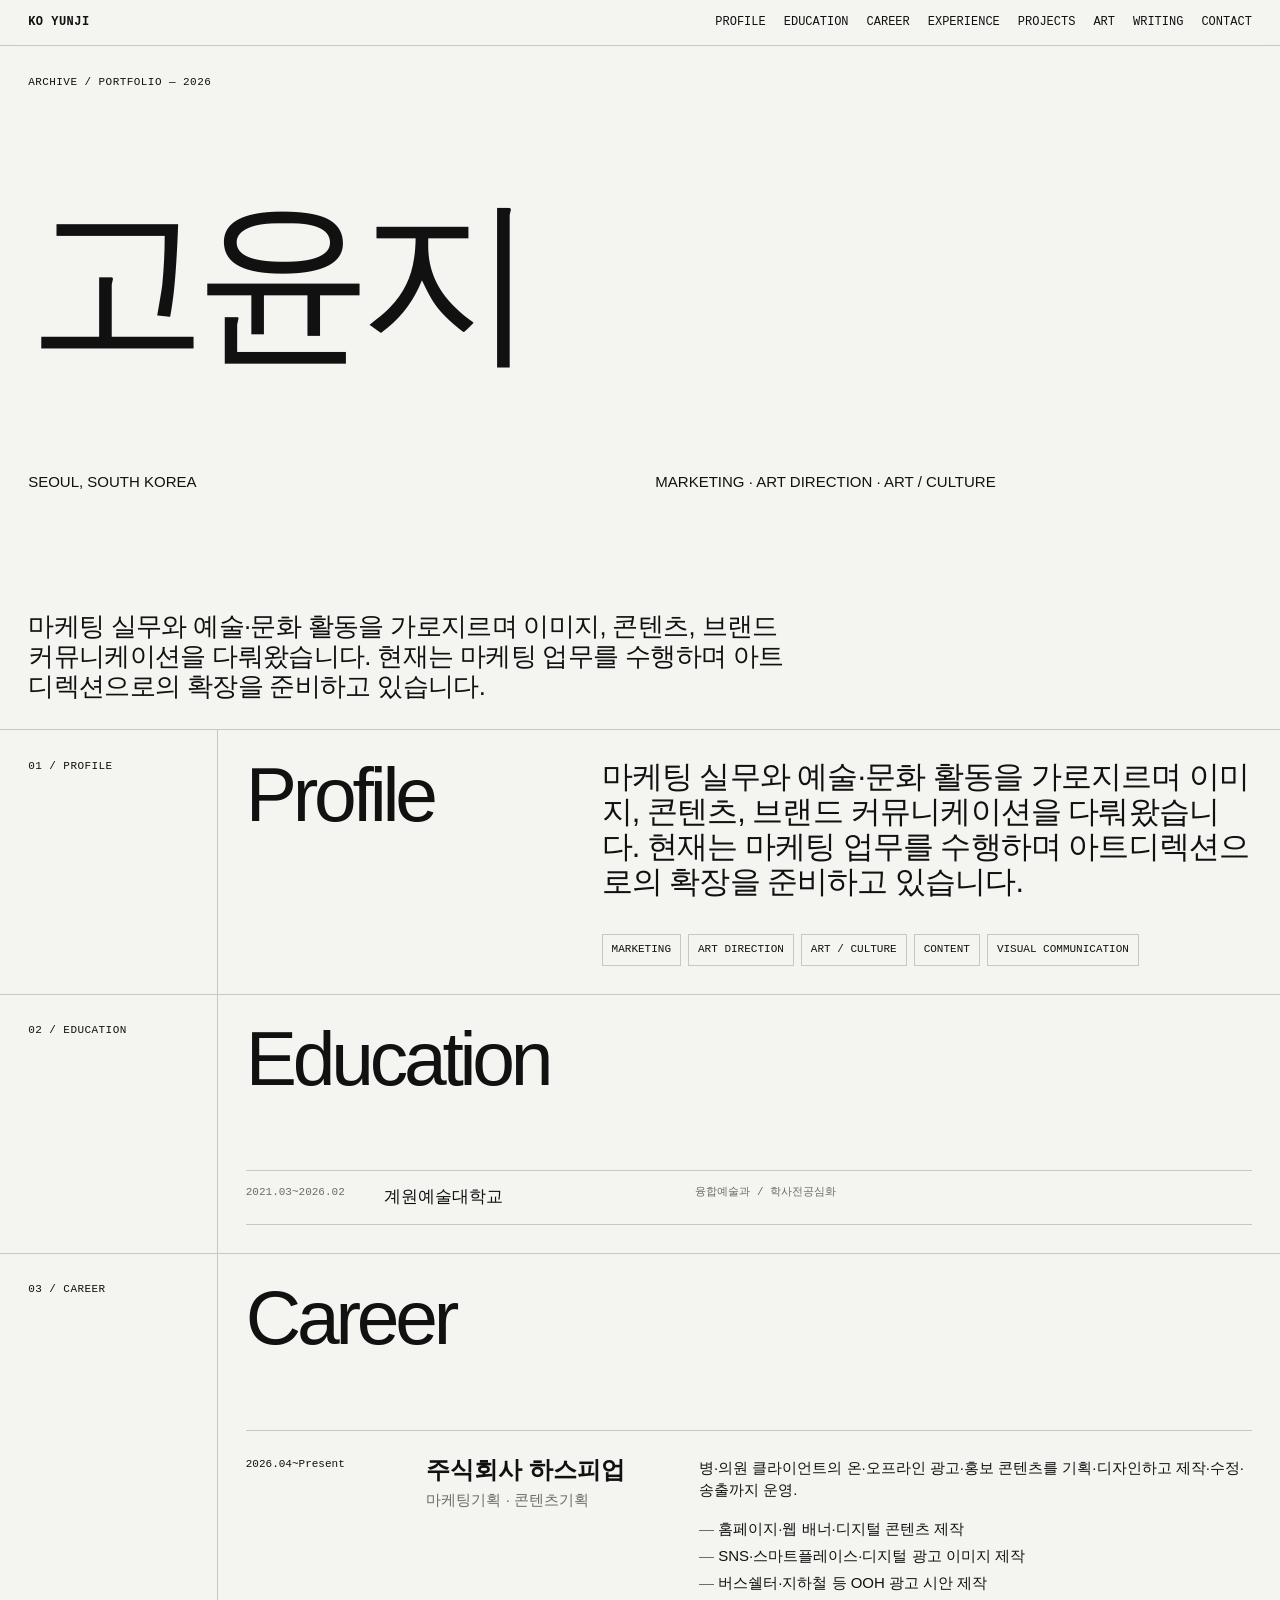
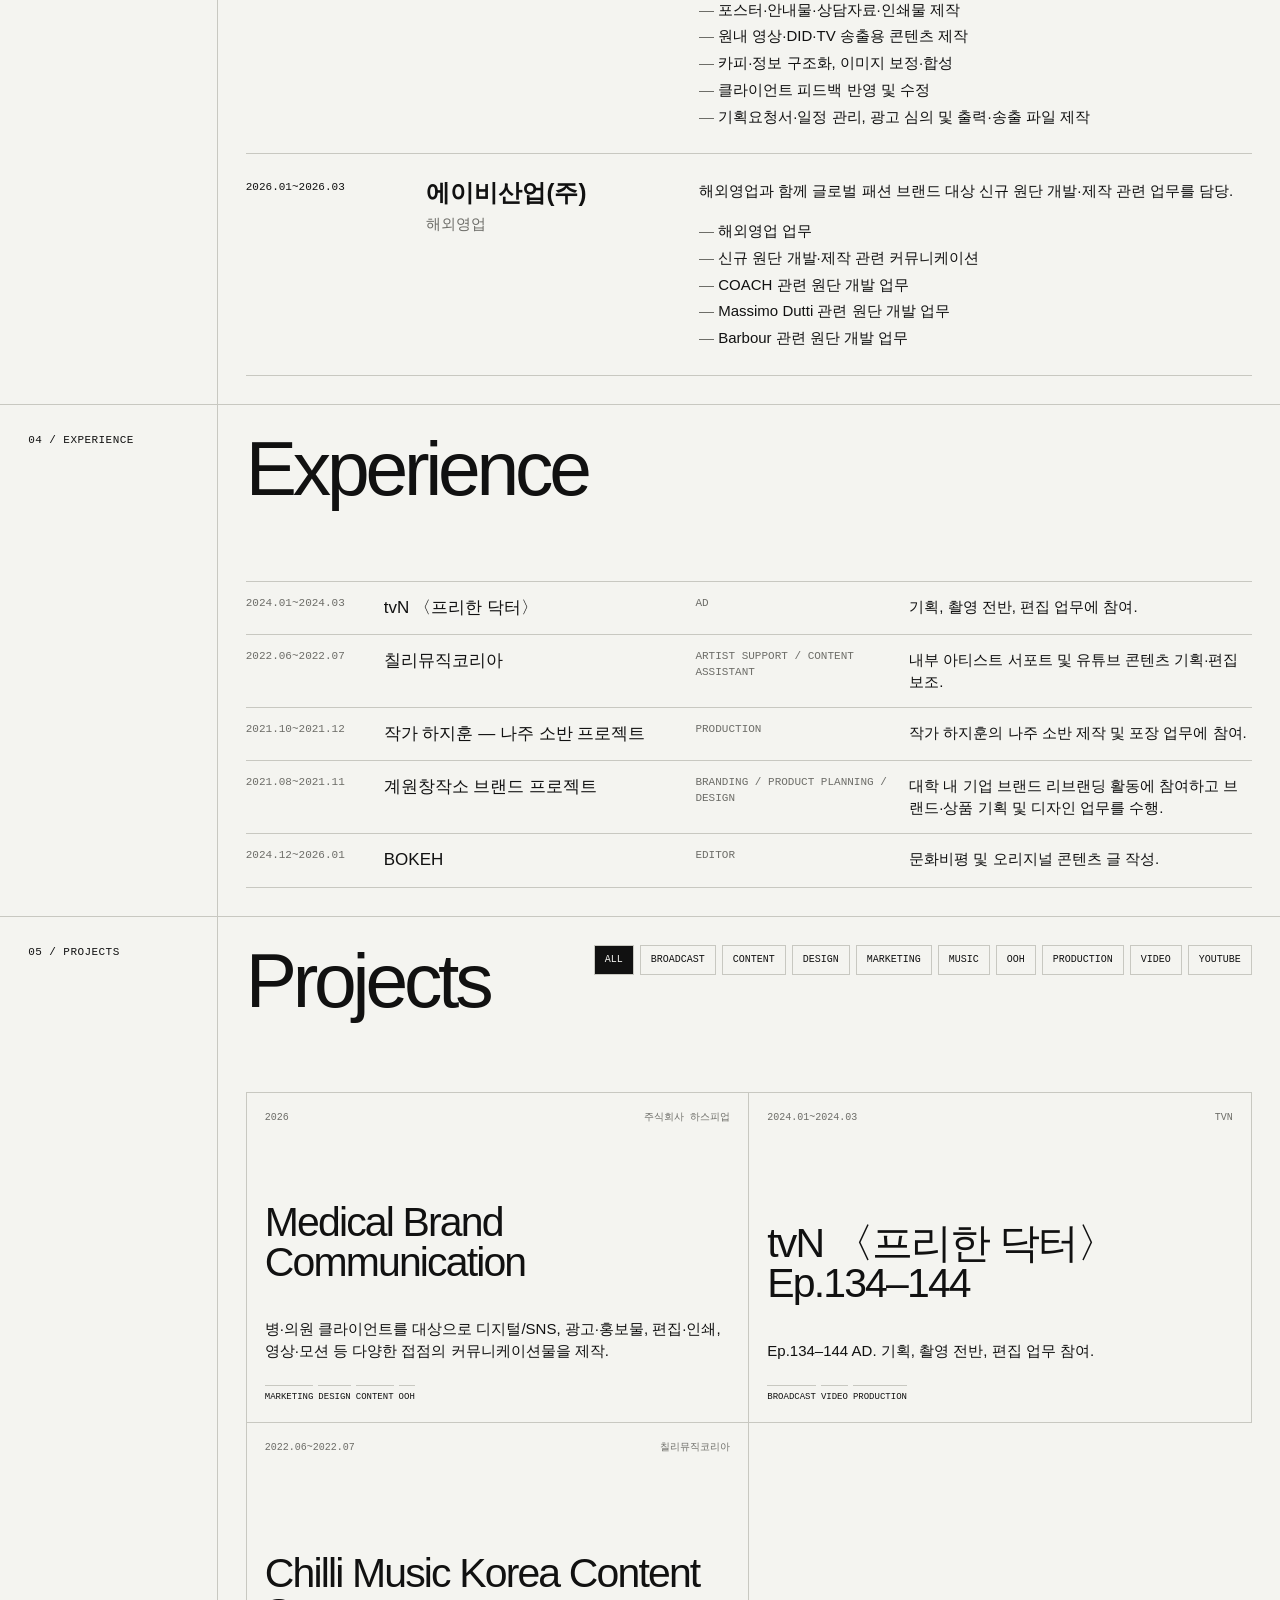
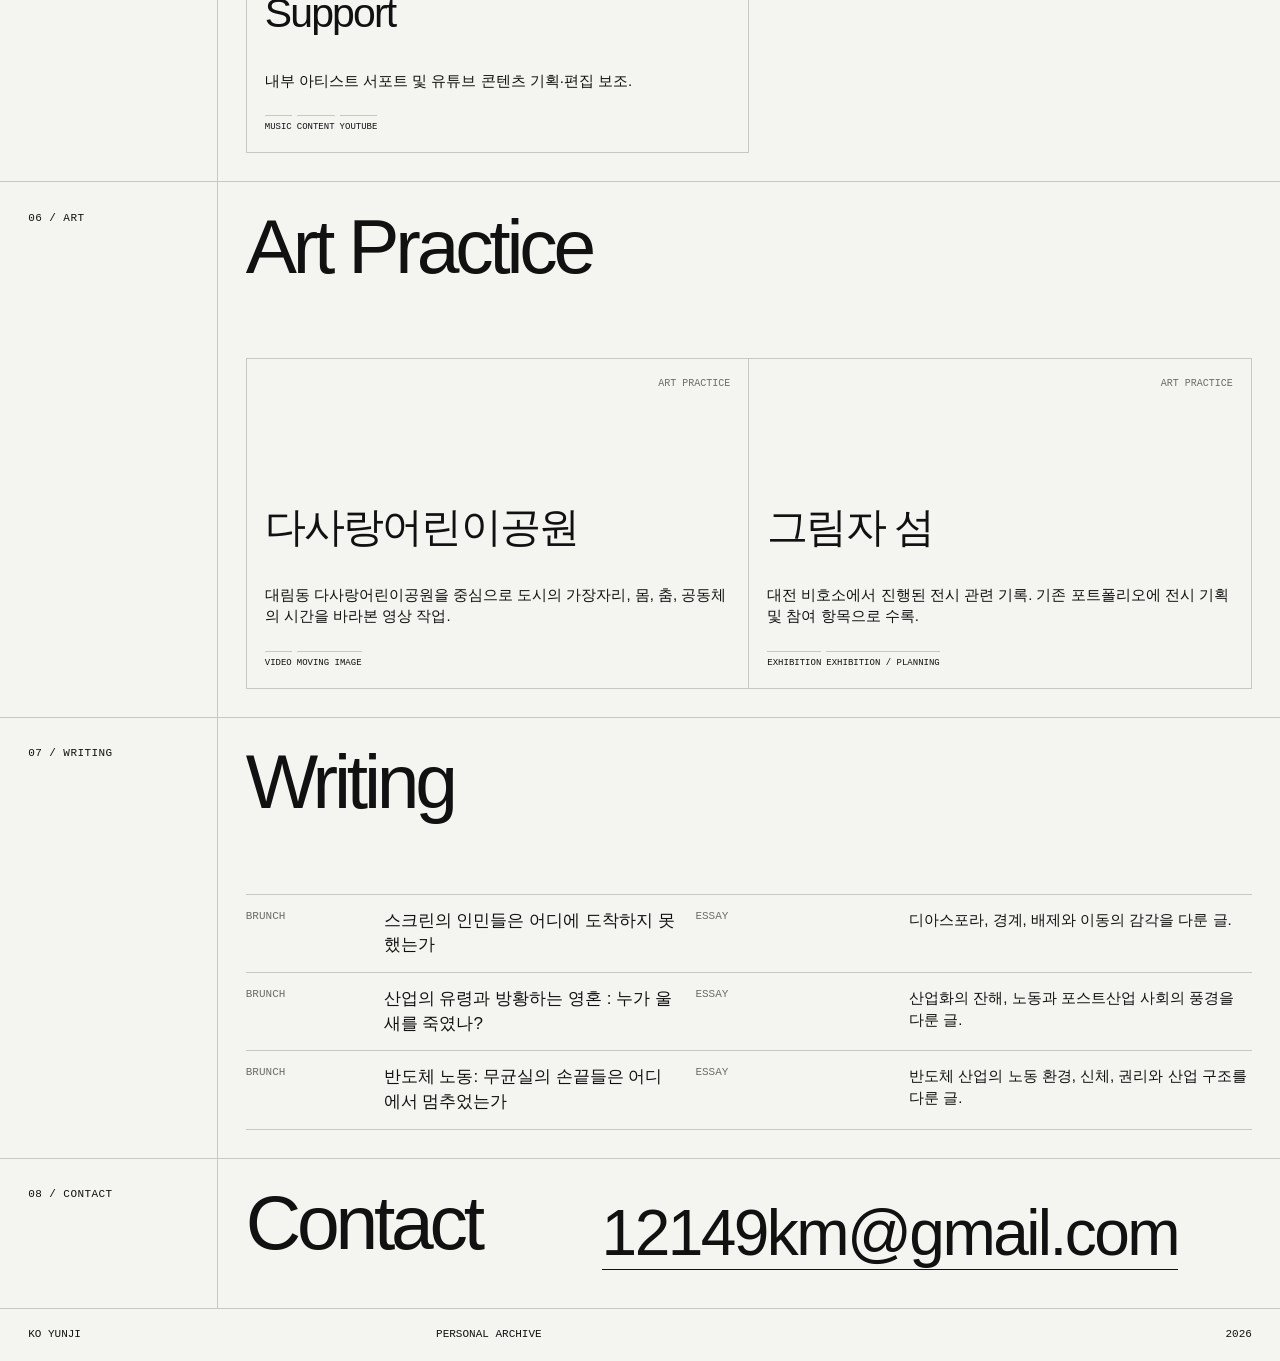
<file: index.html>
<!doctype html>
<html lang="ko">
<head>
  <meta charset="utf-8">
  <meta name="viewport" content="width=device-width, initial-scale=1">
  <title>고윤지 — Archive / Portfolio</title>
  <meta name="description" content="고윤지의 마케팅, 아트디렉션, 예술·문화 활동을 기록하는 개인 아카이브.">
  <meta property="og:title" content="고윤지 — Archive / Portfolio">
  <meta property="og:description" content="Marketing · Art Direction · Art / Culture">
  <meta property="og:type" content="website">
  <meta name="twitter:card" content="summary_large_image">
  <link rel="icon" href="assets/favicon.svg" type="image/svg+xml">
  <link rel="stylesheet" href="css/reset.css">
  <link rel="stylesheet" href="css/variables.css">
  <link rel="stylesheet" href="css/layout.css">
  <link rel="stylesheet" href="css/components.css">
  <link rel="stylesheet" href="css/style.css">
  <script defer src="js/main.js"></script>
</head>
<body>
  <header class="site-header">
    <a class="brand" href="#top" aria-label="홈">KO YUNJI</a>
    <button class="menu-toggle" aria-expanded="false" aria-controls="site-nav">MENU</button>
    <nav id="site-nav" class="site-nav" aria-label="주요 메뉴">
      <a href="#profile">Profile</a>
      <a href="#education">Education</a>
      <a href="#career">Career</a>
      <a href="#experience">Experience</a>
      <a href="#projects">Projects</a>
      <a href="#art">Art</a>
      <a href="#writing">Writing</a>
      <a href="#contact">Contact</a>
    </nav>
  </header>

  <main id="top">
    <section class="hero">
      <div class="hero-index">ARCHIVE / PORTFOLIO — 2026</div>
      <h1 id="hero-name">고윤지</h1>
      <div class="hero-meta">
        <p id="hero-location">Seoul, South Korea</p>
        <p id="hero-headline">Marketing · Art Direction · Art / Culture</p>
      </div>
      <p id="hero-bio" class="hero-bio"></p>
    </section>

    <section id="profile" class="section">
      <div class="section-label">01 / PROFILE</div>
      <div class="section-body two-col">
        <h2>Profile</h2>
        <div>
          <p id="profile-bio" class="lead"></p>
          <div id="profile-fields" class="tag-list"></div>
        </div>
      </div>
    </section>

    <section id="education" class="section">
      <div class="section-label">02 / EDUCATION</div>
      <div class="section-body">
        <h2>Education</h2>
        <div id="education-list" class="index-list"></div>
      </div>
    </section>

    <section id="career" class="section">
      <div class="section-label">03 / CAREER</div>
      <div class="section-body">
        <h2>Career</h2>
        <div id="career-list" class="stack-list"></div>
      </div>
    </section>

    <section id="experience" class="section">
      <div class="section-label">04 / EXPERIENCE</div>
      <div class="section-body">
        <h2>Experience</h2>
        <div id="experience-list" class="index-list"></div>
      </div>
    </section>

    <section id="projects" class="section">
      <div class="section-label">05 / PROJECTS</div>
      <div class="section-body">
        <div class="section-heading-row">
          <h2>Projects</h2>
          <div id="project-filters" class="filters" aria-label="프로젝트 필터"></div>
        </div>
        <div id="projects-list" class="project-grid"></div>
      </div>
    </section>

    <section id="art" class="section">
      <div class="section-label">06 / ART</div>
      <div class="section-body">
        <h2>Art Practice</h2>
        <div id="art-list" class="project-grid"></div>
      </div>
    </section>

    <section id="writing" class="section">
      <div class="section-label">07 / WRITING</div>
      <div class="section-body">
        <h2>Writing</h2>
        <div id="writing-list" class="index-list"></div>
      </div>
    </section>

    <section id="contact" class="section contact-section">
      <div class="section-label">08 / CONTACT</div>
      <div class="section-body two-col">
        <h2>Contact</h2>
        <div>
          <a id="contact-email" class="contact-link" href="#">Email</a>
        </div>
      </div>
    </section>
  </main>

  <footer class="site-footer">
    <span>KO YUNJI</span>
    <span>PERSONAL ARCHIVE</span>
    <span id="footer-year"></span>
  </footer>
</body>
</html>
</file>
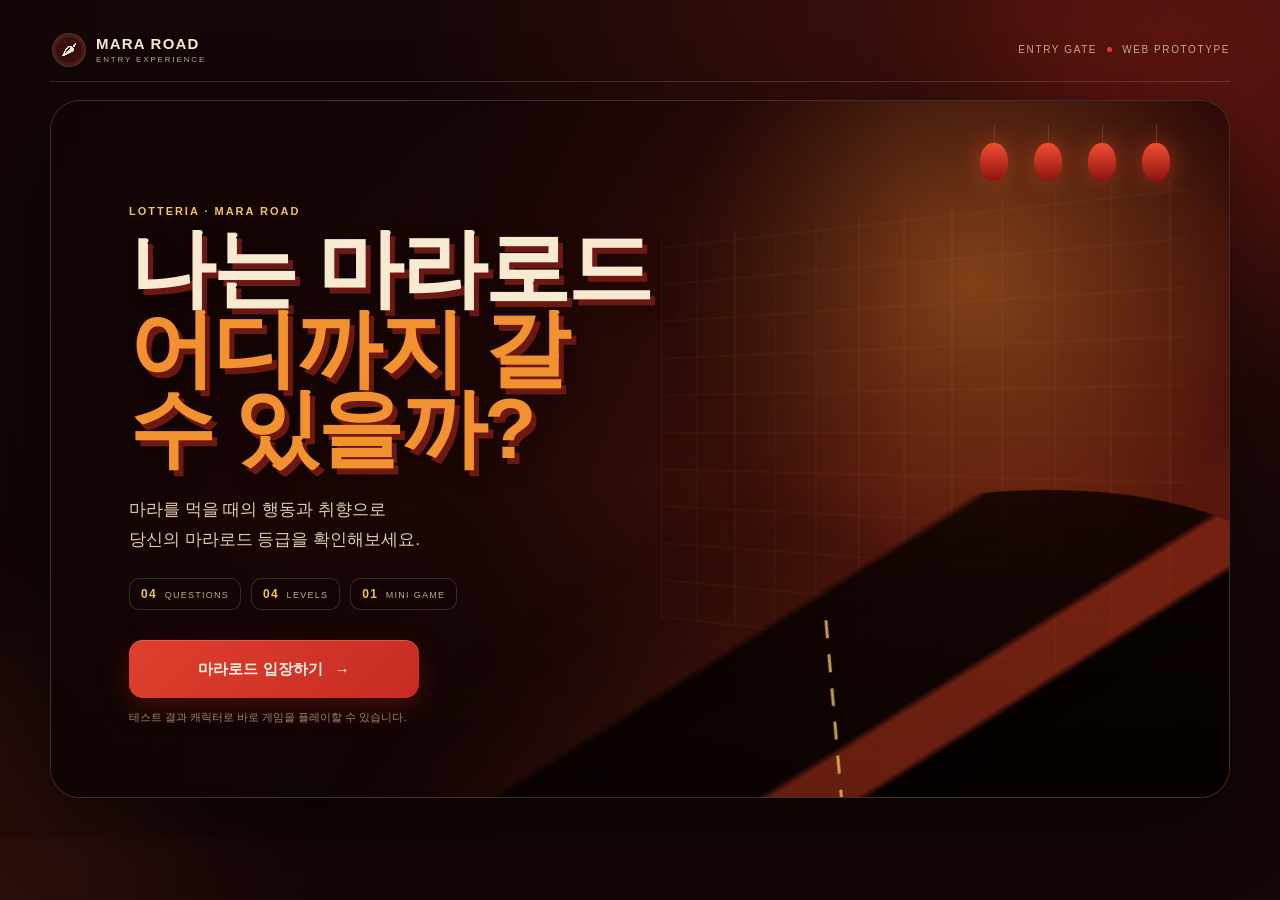
<file: mara-road/index.html>
<!doctype html>
<html lang="ko">
<head>
  <meta charset="utf-8" />
  <meta name="viewport" content="width=device-width, initial-scale=1, viewport-fit=cover" />
  <meta name="theme-color" content="#210a0a" />
  <meta name="description" content="롯데리아 마라로드 세계관을 테스트와 미니 RPG로 확장한 인터랙티브 프로토타입" />
  <title>마라로드 입장 테스트</title>
  <link rel="icon" href="./icon.svg" type="image/svg+xml" />
  <link rel="stylesheet" href="./styles.css" />
</head>
<body>
  <div class="ambient" aria-hidden="true">
    <span class="ambient__orb ambient__orb--a"></span>
    <span class="ambient__orb ambient__orb--b"></span>
    <span class="ambient__grain"></span>
  </div>

  <main class="app-shell" id="app">
    <header class="topbar">
      <button class="brand" id="brandHome" type="button" aria-label="마라로드 시작 화면으로 이동">
        <span class="brand__mark" aria-hidden="true">🌶</span>
        <span class="brand__text"><b>MARA ROAD</b><small>ENTRY EXPERIENCE</small></span>
      </button>
      <div class="topbar__meta">
        <span id="topStage">ENTRY GATE</span>
        <span class="topbar__dot" aria-hidden="true"></span>
        <span id="soundLabel">WEB PROTOTYPE</span>
      </div>
    </header>

    <section class="screen screen--active" id="screenIntro" data-screen="intro" aria-labelledby="introTitle">
      <div class="hero">
        <div class="hero__city" aria-hidden="true">
          <div class="hero__lanterns"><i></i><i></i><i></i><i></i></div>
          <div class="hero__road"></div>
        </div>

        <div class="hero__content">
          <p class="eyebrow">LOTTERIA · MARA ROAD</p>
          <h1 id="introTitle">나는 마라로드<br /><em>어디까지 갈 수 있을까?</em></h1>
          <p class="hero__lead">마라를 먹을 때의 행동과 취향으로<br />당신의 마라로드 등급을 확인해보세요.</p>

          <div class="hero__status" aria-label="테스트 구성">
            <span><b>04</b> QUESTIONS</span>
            <span><b>04</b> LEVELS</span>
            <span><b>01</b> MINI GAME</span>
          </div>

          <button class="btn btn--primary btn--hero" id="startTest" type="button">
            <span>마라로드 입장하기</span>
            <span aria-hidden="true">→</span>
          </button>
          <p class="hero__hint">테스트 결과 캐릭터로 바로 게임을 플레이할 수 있습니다.</p>
        </div>
      </div>
    </section>

    <section class="screen" id="screenQuiz" data-screen="quiz" aria-labelledby="quizQuestion">
      <div class="quiz-layout">
        <aside class="quiz-rail" aria-label="테스트 진행 상황">
          <p class="eyebrow">ENTRY TEST</p>
          <div class="quiz-rail__step"><span id="questionIndexLabel">01</span><small>/ 04</small></div>
          <div class="progress-track" aria-hidden="true"><i id="progressBar"></i></div>
          <p id="quizRailCopy">마라로드 입구에서<br />당신의 첫 반응을 확인합니다.</p>
          <div class="spice-meter" aria-label="현재 응답 강도">
            <span>SPICY SIGNAL</span>
            <div><i id="spiceSignal1"></i><i id="spiceSignal2"></i><i id="spiceSignal3"></i><i id="spiceSignal4"></i><i id="spiceSignal5"></i></div>
          </div>
        </aside>

        <article class="quiz-card">
          <div class="quiz-card__stamp" aria-hidden="true">CHECK<br />POINT</div>
          <p class="quiz-card__number" id="questionNumber">QUESTION 01</p>
          <h2 id="quizQuestion"></h2>
          <div class="answers" id="answers" role="group" aria-label="답변 선택"></div>
          <div class="quiz-card__footer">
            <button class="text-btn" id="quizBack" type="button">← 이전</button>
            <span>하나를 선택하면 다음 질문으로 이동합니다.</span>
          </div>
        </article>
      </div>
    </section>

    <section class="screen" id="screenResult" data-screen="result" aria-labelledby="resultTitle">
      <div class="result-layout">
        <div class="result-portrait-wrap">
          <div class="result-aura" aria-hidden="true"></div>
          <img class="result-portrait" id="resultPortrait" alt="" />
          <div class="result-seal" id="resultSeal" aria-hidden="true">ENTRY<br />APPROVED</div>
        </div>

        <article class="result-card" id="residentCard">
          <p class="eyebrow">MARA ROAD RESIDENT CARD</p>
          <div class="result-card__heading">
            <div>
              <span class="level-chip" id="resultLevel">LEVEL 01</span>
              <h2 id="resultTitle">마라로드 관광객</h2>
            </div>
            <span class="result-card__code" id="resultCode">VISITOR</span>
          </div>

          <p class="result-description" id="resultDescription"></p>

          <dl class="result-stats">
            <div><dt>STATUS</dt><dd id="resultStatus">VISITOR</dd></div>
            <div><dt>SPICY TOLERANCE</dt><dd><span class="tolerance" id="toleranceBars" aria-label="매운맛 적응도"></span></dd></div>
            <div><dt>ENTRY ROUTE</dt><dd id="resultRoute">GATE 01</dd></div>
          </dl>

          <div class="result-actions">
            <button class="btn btn--primary" id="enterGame" type="button">이 캐릭터로 마라로드 입장하기 <span aria-hidden="true">→</span></button>
            <button class="btn btn--ghost" id="shareTest" type="button">내 친구의 마라로드 레벨도 확인하기</button>
            <button class="text-btn" id="restartTest" type="button">테스트 다시 하기</button>
          </div>
          <p class="share-feedback" id="shareFeedback" role="status" aria-live="polite"></p>
        </article>
      </div>
    </section>

    <section class="screen" id="screenGame" data-screen="game" aria-labelledby="gameTitle">
      <div class="game-top">
        <div>
          <p class="eyebrow">MARA ROAD · SPICE ALLEY</p>
          <h2 id="gameTitle">마라로드 첫 심부름</h2>
        </div>
        <div class="game-top__actions">
          <button class="btn btn--compact btn--ghost" id="gameHelp" type="button">조작법</button>
          <button class="btn btn--compact btn--ghost" id="exitGame" type="button">결과로 돌아가기</button>
        </div>
      </div>

      <div class="game-layout">
        <aside class="game-hud">
          <div class="hud-profile">
            <img id="hudPortrait" alt="" />
            <div><span id="hudLevel">LEVEL 01</span><b id="hudName">관광객</b></div>
          </div>

          <div class="quest-box">
            <p>ACTIVE QUEST</p>
            <h3 id="questTitle">마라로드 표식 수집</h3>
            <p id="questCopy"></p>
            <div class="quest-progress"><span id="questProgressText">0 / 3</span><div><i id="questProgressBar"></i></div></div>
          </div>

          <div class="inventory-box">
            <p>INVENTORY</p>
            <div class="inventory-slot" id="inventorySlots" aria-label="수집한 아이템"></div>
          </div>
        </aside>

        <div class="game-stage-wrap">
          <div class="game-stage" id="gameStage" tabindex="0" role="application" aria-label="마라로드 미니 게임 맵">
            <div class="map-grid" id="mapGrid" aria-hidden="true"></div>
            <div class="map-props" id="mapProps" aria-hidden="true"></div>
            <div class="player" id="player" aria-label="플레이어 캐릭터"></div>
            <div class="interact-hint" id="interactHint" aria-hidden="true">SPACE</div>
          </div>

          <div class="mobile-controls" aria-label="터치 이동 버튼">
            <span></span><button type="button" data-move="up" aria-label="위로 이동">↑</button><span></span>
            <button type="button" data-move="left" aria-label="왼쪽으로 이동">←</button><button type="button" id="interactMobile" aria-label="대화 또는 조사">●</button><button type="button" data-move="right" aria-label="오른쪽으로 이동">→</button>
            <span></span><button type="button" data-move="down" aria-label="아래로 이동">↓</button><span></span>
          </div>
        </div>

        <aside class="dialogue-panel">
          <p class="dialogue-panel__label" id="dialogueSpeaker">안내 표지판</p>
          <div class="dialogue-panel__body" id="dialogueText" aria-live="polite"></div>
          <button class="btn btn--compact btn--primary" id="interactButton" type="button">조사하기</button>
          <p class="dialogue-panel__tip">키보드: 방향키/WASD 이동 · Space 대화/조사</p>
        </aside>
      </div>
    </section>
  </main>

  <div class="modal" id="gameModal" aria-hidden="true" role="dialog" aria-modal="true" aria-labelledby="modalTitle">
    <div class="modal__backdrop"></div>
    <article class="modal__card">
      <button class="modal__close" id="closeModal" type="button" aria-label="닫기">×</button>
      <p class="eyebrow">MARA ROAD · QUEST CLEAR</p>
      <h2 id="modalTitle">첫 심부름 완료!</h2>
      <div class="modal__portrait" id="modalSprite"></div>
      <p id="modalCopy"></p>
      <div class="modal__reward"><span>획득</span><b>마라로드 입장 스탬프 × 1</b></div>
      <button class="btn btn--primary" id="playAgain" type="button">한 번 더 둘러보기</button>
      <button class="text-btn" id="backToResultFromModal" type="button">결과 카드로 돌아가기</button>
    </article>
  </div>

  <div class="toast" id="toast" role="status" aria-live="polite"></div>

  <script src="./app.js"></script>
</body>
</html>
</file>
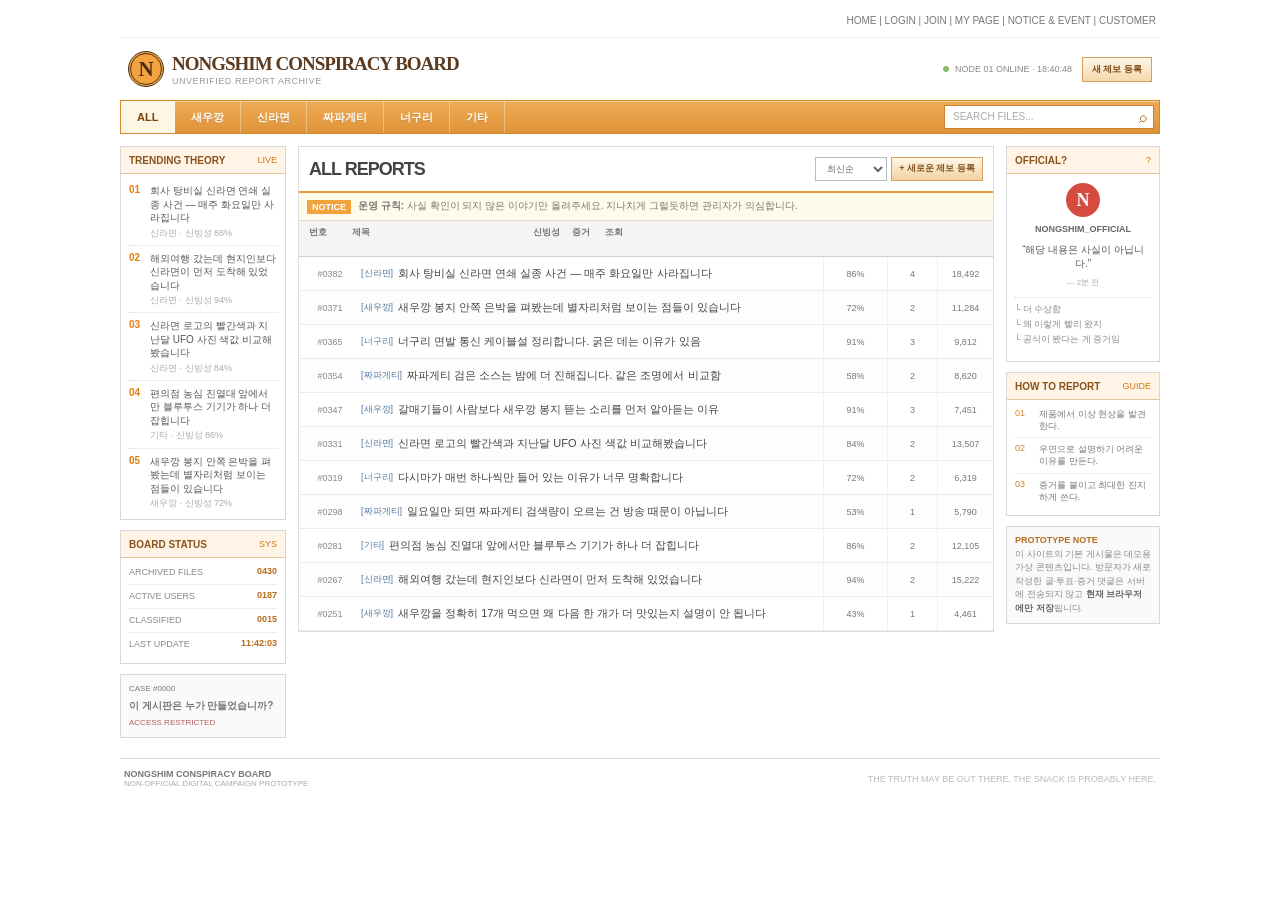
<file: nongshim-board/index.html>
<!doctype html>
<html lang="ko">
<head>
  <meta charset="utf-8" />
  <meta name="viewport" content="width=device-width, initial-scale=1, viewport-fit=cover" />
  <meta name="theme-color" content="#070907" />
  <meta name="description" content="농심에 관한 미확인 사건과 음모론을 수집하는 가상의 비공식 아카이브 프로토타입" />
  <title>NONGSHIM CONSPIRACY BOARD</title>
  <link rel="icon" href="./icon.svg" type="image/svg+xml" />
  <link rel="stylesheet" href="./styles.css" />
</head>
<body>
  <div class="crt" aria-hidden="true"></div>
  <div class="noise" aria-hidden="true"></div>

  <div class="access-screen" id="accessScreen">
    <div class="access-terminal">
      <div class="terminal-line"><span class="prompt">&gt;</span> NONGSHIM_SECRET_NODE_01</div>
      <div class="terminal-line dim">NETWORK STATUS <span class="ok">ONLINE</span></div>
      <div class="terminal-line dim">LAST MIRROR 2026.09.03 / 02:40:11</div>
      <div class="terminal-rule"></div>
      <p class="access-kicker">UNOFFICIAL ARCHIVE</p>
      <h1>NONGSHIM<br /><span>CONSPIRACY BOARD</span></h1>
      <p class="access-copy">농심과 관련된 미확인 사건, 목격담, 제보를 보관하는 비공식 아카이브입니다.<br />모든 게시물의 사실 여부는 확인되지 않았습니다.</p>
      <button id="accessButton" class="terminal-button" type="button">[ ACCESS BOARD ]</button>
      <p class="access-foot">접속 기록은 남지 않습니다. 아마도.</p>
    </div>
  </div>

  <main class="site" id="site" hidden>
    <header class="site-header">
      <button class="masthead" id="homeButton" type="button" aria-label="게시판 홈으로 이동">
        <span class="masthead__sigil">N</span>
        <span><b>NONGSHIM CONSPIRACY BOARD</b><small>UNVERIFIED REPORT ARCHIVE</small></span>
      </button>
      <div class="site-header__right">
        <span class="online-dot"></span>
        <span id="clockText">NODE 01 ONLINE</span>
        <button class="ghost-link" id="openComposerTop" type="button">새 제보 등록</button>
      </div>
    </header>

    <section class="hero-strip">
      <div class="hero-strip__copy">
        <p class="mono-label">PUBLIC MIRROR / READ-ONLY GLOBAL ARCHIVE</p>
        <h2>농심에 대해 알고 있는<br /><em>사실을 제보하십시오.</em></h2>
        <p>우연이라고 하기엔 이상하고, 사실이라고 하기엔 더 이상한 이야기들.<br />이곳에서는 모든 의심이 하나의 사건 파일이 됩니다.</p>
      </div>
      <div class="hero-strip__radar" aria-hidden="true">
        <div class="radar"><i></i><b></b><span class="radar-dot radar-dot--1"></span><span class="radar-dot radar-dot--2"></span><span class="radar-dot radar-dot--3"></span></div>
        <small>ANOMALY SIGNAL<br /><strong>4 DETECTED</strong></small>
      </div>
    </section>

    <nav class="category-nav" aria-label="제품별 게시판 필터">
      <button type="button" class="category-button is-active" data-category="ALL">ALL</button>
      <button type="button" class="category-button" data-category="새우깡">새우깡</button>
      <button type="button" class="category-button" data-category="신라면">신라면</button>
      <button type="button" class="category-button" data-category="짜파게티">짜파게티</button>
      <button type="button" class="category-button" data-category="너구리">너구리</button>
      <button type="button" class="category-button" data-category="기타">기타</button>
      <label class="search-box">
        <span class="sr-only">게시물 검색</span>
        <input id="searchInput" type="search" placeholder="SEARCH FILES..." autocomplete="off" />
        <span>⌕</span>
      </label>
    </nav>

    <section class="layout">
      <aside class="sidebar sidebar--left">
        <div class="panel panel--trend">
          <div class="panel__head"><span>TRENDING THEORY</span><small>LIVE</small></div>
          <ol class="trend-list" id="trendList"></ol>
        </div>

        <div class="panel system-panel">
          <div class="panel__head"><span>BOARD STATUS</span><small>SYS</small></div>
          <dl>
            <div><dt>ARCHIVED FILES</dt><dd id="archiveCount">0000</dd></div>
            <div><dt>ACTIVE USERS</dt><dd>0187</dd></div>
            <div><dt>CLASSIFIED</dt><dd id="classifiedCount">0000</dd></div>
            <div><dt>LAST UPDATE</dt><dd>11:42:03</dd></div>
          </dl>
        </div>

        <button class="case-zero" id="caseZeroButton" type="button">
          <span>CASE #0000</span>
          <b>이 게시판은 누가 만들었습니까?</b>
          <small>ACCESS RESTRICTED</small>
        </button>
      </aside>

      <section class="board" aria-labelledby="boardTitle">
        <div class="board-toolbar">
          <div>
            <p class="mono-label">CURRENT DIRECTORY</p>
            <h2 id="boardTitle">ALL REPORTS</h2>
          </div>
          <div class="board-toolbar__actions">
            <select id="sortSelect" aria-label="정렬 방식">
              <option value="recent">최신순</option>
              <option value="credibility">신빙성순</option>
              <option value="views">조회순</option>
              <option value="evidence">증거순</option>
            </select>
            <button class="report-button" id="openComposer" type="button">+ 새로운 제보 등록</button>
          </div>
        </div>

        <div class="notice-row">
          <span class="notice-badge">NOTICE</span>
          <p><b>운영 규칙:</b> 사실 확인이 되지 않은 이야기만 올려주세요. 지나치게 그럴듯하면 관리자가 의심합니다.</p>
        </div>

        <div class="post-list" id="postList"></div>
        <div class="empty-state" id="emptyState" hidden>
          <span>NO FILES FOUND</span>
          <p>검색 조건과 일치하는 사건 파일이 없습니다.</p>
        </div>
      </section>

      <aside class="sidebar sidebar--right">
        <div class="panel official-panel">
          <div class="panel__head"><span>OFFICIAL?</span><small>?</small></div>
          <div class="official-avatar">N</div>
          <b>NONGSHIM_OFFICIAL</b>
          <p>“해당 내용은 사실이 아닙니다.”</p>
          <small>― 2분 전</small>
          <div class="official-replies">
            <span>더 수상함</span>
            <span>왜 이렇게 빨리 왔지</span>
            <span>공식이 봤다는 게 증거임</span>
          </div>
        </div>

        <div class="panel tip-panel">
          <div class="panel__head"><span>HOW TO REPORT</span><small>GUIDE</small></div>
          <ol>
            <li><b>01</b><span>제품에서 이상 현상을 발견한다.</span></li>
            <li><b>02</b><span>우연으로 설명하기 어려운 이유를 만든다.</span></li>
            <li><b>03</b><span>증거를 붙이고 최대한 진지하게 쓴다.</span></li>
          </ol>
        </div>

        <div class="panel disclosure-panel">
          <span>PROTOTYPE NOTE</span>
          <p>이 사이트의 기본 게시물은 데모용 가상 콘텐츠입니다. 방문자가 새로 작성한 글·투표·증거 댓글은 서버에 전송되지 않고 <b>현재 브라우저에만 저장</b>됩니다.</p>
        </div>
      </aside>
    </section>

    <footer class="site-footer">
      <div><b>NONGSHIM CONSPIRACY BOARD</b><span>NON-OFFICIAL DIGITAL CAMPAIGN PROTOTYPE</span></div>
      <p>THE TRUTH MAY BE OUT THERE. THE SNACK IS PROBABLY HERE.</p>
    </footer>
  </main>

  <div class="modal" id="postModal" aria-hidden="true" role="dialog" aria-modal="true" aria-labelledby="postModalTitle">
    <div class="modal__backdrop" data-close-modal></div>
    <article class="modal__window dossier">
      <button class="modal__close" type="button" data-close-modal aria-label="닫기">×</button>
      <div id="postModalContent"></div>
    </article>
  </div>

  <div class="modal" id="composerModal" aria-hidden="true" role="dialog" aria-modal="true" aria-labelledby="composerTitle">
    <div class="modal__backdrop" data-close-composer></div>
    <article class="modal__window composer-window">
      <button class="modal__close" type="button" data-close-composer aria-label="닫기">×</button>
      <p class="mono-label">REPORT A NEW THEORY</p>
      <h2 id="composerTitle">새로운 제보 등록</h2>
      <p class="composer-intro">이 기록은 데모상 현재 브라우저에만 저장됩니다. 다른 방문자에게 실제로 전송되지는 않습니다.</p>
      <form id="composerForm">
        <div class="form-grid">
          <label><span>관련 제품</span><select name="product" required><option value="새우깡">새우깡</option><option value="신라면">신라면</option><option value="짜파게티">짜파게티</option><option value="너구리">너구리</option><option value="기타">기타</option></select></label>
          <label><span>사건 발생 장소</span><input name="location" maxlength="32" placeholder="예: 회사 탕비실" required /></label>
        </div>
        <label><span>사건 제목</span><input name="title" maxlength="70" placeholder="예: 매주 화요일 신라면이 한 봉지씩 사라집니다" required /></label>
        <label><span>목격 내용</span><textarea name="report" maxlength="420" rows="5" placeholder="발견한 상황을 최대한 진지하게 기록하세요." required></textarea></label>
        <label><span>나의 가설</span><textarea name="theory" maxlength="280" rows="4" placeholder="우연이 아니라면 어떤 이유라고 생각합니까?" required></textarea></label>
        <div class="composer-actions"><button class="secondary-button" type="button" data-close-composer>취소</button><button class="terminal-button terminal-button--solid" type="submit">[ 제보 등록 ]</button></div>
      </form>
    </article>
  </div>

  <div class="modal" id="caseZeroModal" aria-hidden="true" role="dialog" aria-modal="true" aria-labelledby="caseZeroTitle">
    <div class="modal__backdrop" data-close-zero></div>
    <article class="modal__window case-zero-window">
      <button class="modal__close" type="button" data-close-zero aria-label="닫기">×</button>
      <p class="mono-label">CASE #0000 / ORIGIN UNKNOWN</p>
      <h2 id="caseZeroTitle">이 게시판은 누가 만들었습니까?</h2>
      <div class="redacted-copy">
        <p>우리가 농심을 조사하고 있다고 생각했습니까?</p>
        <button id="revealRedacted" class="redacted" type="button" aria-label="검열된 문장 열기">████████████████████████████</button>
        <p class="hidden-reveal" id="hiddenReveal">농심이 당신의 게시물을 보고 있습니다.</p>
      </div>
      <div class="warning-stamp">DO NOT<br />DISTRIBUTE</div>
    </article>
  </div>

  <div class="toast" id="toast" role="status" aria-live="polite"></div>

  <script src="./app.js"></script>
</body>
</html>
</file>
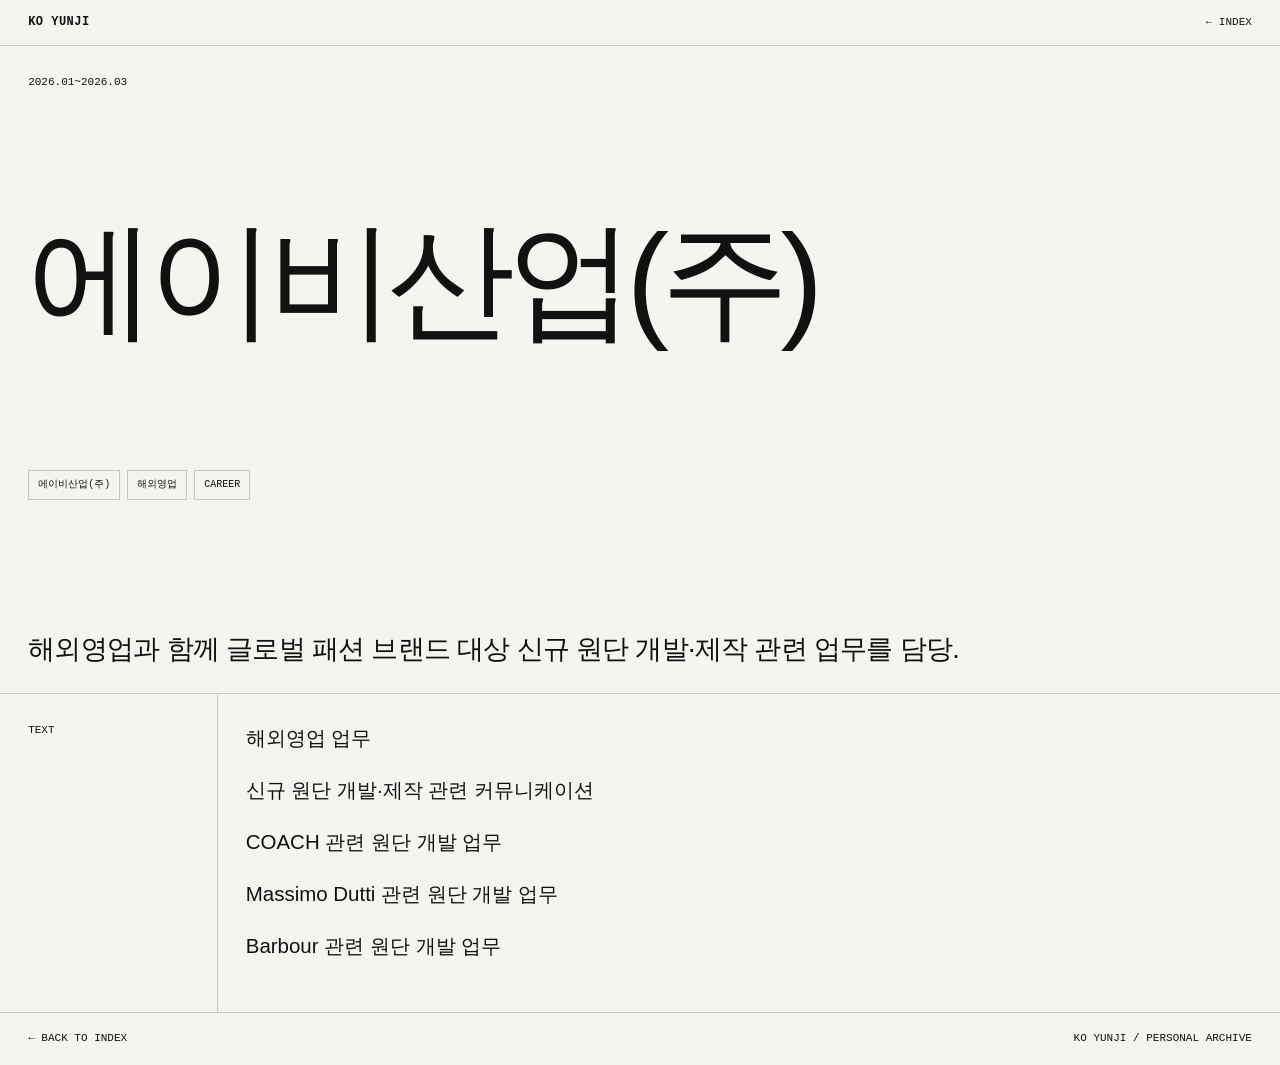
<file: work/ab-industry/index.html>
<!doctype html><html lang="ko"><head><meta charset="utf-8"><meta name="viewport" content="width=device-width, initial-scale=1"><title>KO YUNJI — Work</title><link rel="icon" href="../../assets/favicon.svg" type="image/svg+xml"><link rel="stylesheet" href="../../css/reset.css"><link rel="stylesheet" href="../../css/variables.css"><link rel="stylesheet" href="../../css/layout.css"><link rel="stylesheet" href="../../css/components.css"><link rel="stylesheet" href="../../css/detail.css"></head><body data-detail="../../data/details/ab-industry.json"><script src="../../js/detail.js"></script></body></html>
</file>
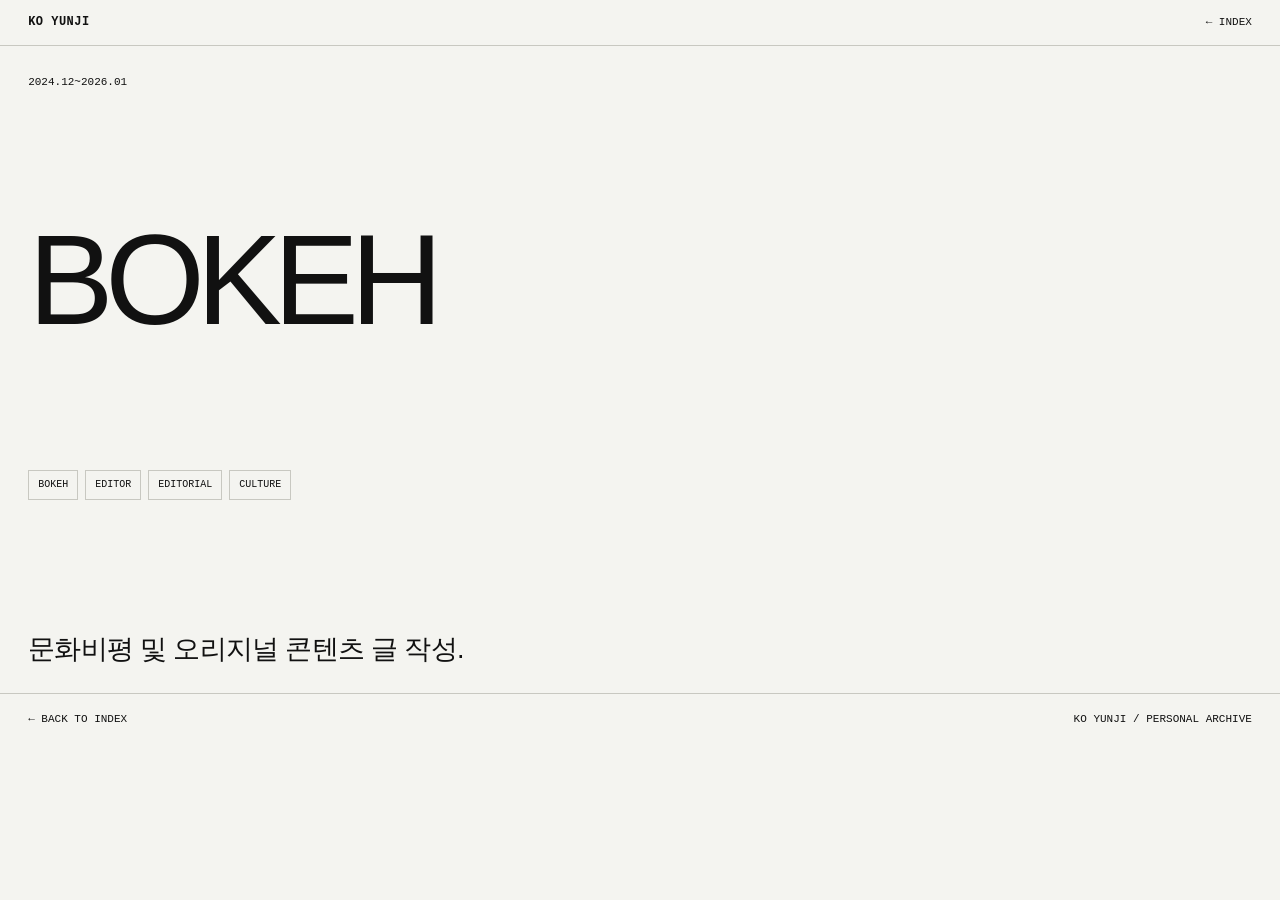
<file: work/bokeh-editor/index.html>
<!doctype html><html lang="ko"><head><meta charset="utf-8"><meta name="viewport" content="width=device-width, initial-scale=1"><title>KO YUNJI — Work</title><link rel="icon" href="../../assets/favicon.svg" type="image/svg+xml"><link rel="stylesheet" href="../../css/reset.css"><link rel="stylesheet" href="../../css/variables.css"><link rel="stylesheet" href="../../css/layout.css"><link rel="stylesheet" href="../../css/components.css"><link rel="stylesheet" href="../../css/detail.css"></head><body data-detail="../../data/details/bokeh-editor.json"><script src="../../js/detail.js"></script></body></html>
</file>
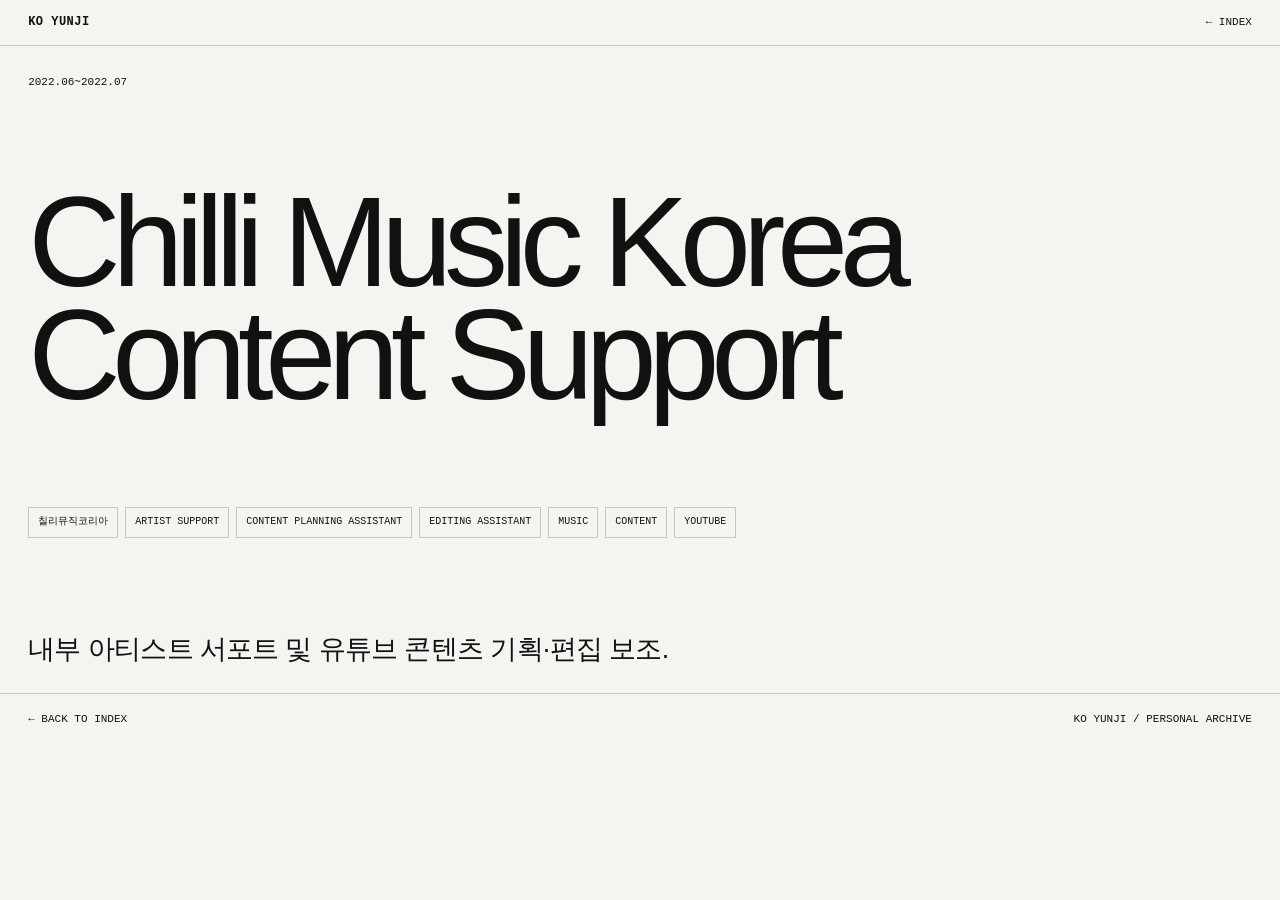
<file: work/chilli-music-content/index.html>
<!doctype html><html lang="ko"><head><meta charset="utf-8"><meta name="viewport" content="width=device-width, initial-scale=1"><title>KO YUNJI — Work</title><link rel="icon" href="../../assets/favicon.svg" type="image/svg+xml"><link rel="stylesheet" href="../../css/reset.css"><link rel="stylesheet" href="../../css/variables.css"><link rel="stylesheet" href="../../css/layout.css"><link rel="stylesheet" href="../../css/components.css"><link rel="stylesheet" href="../../css/detail.css"></head><body data-detail="../../data/details/chilli-music-content.json"><script src="../../js/detail.js"></script></body></html>
</file>
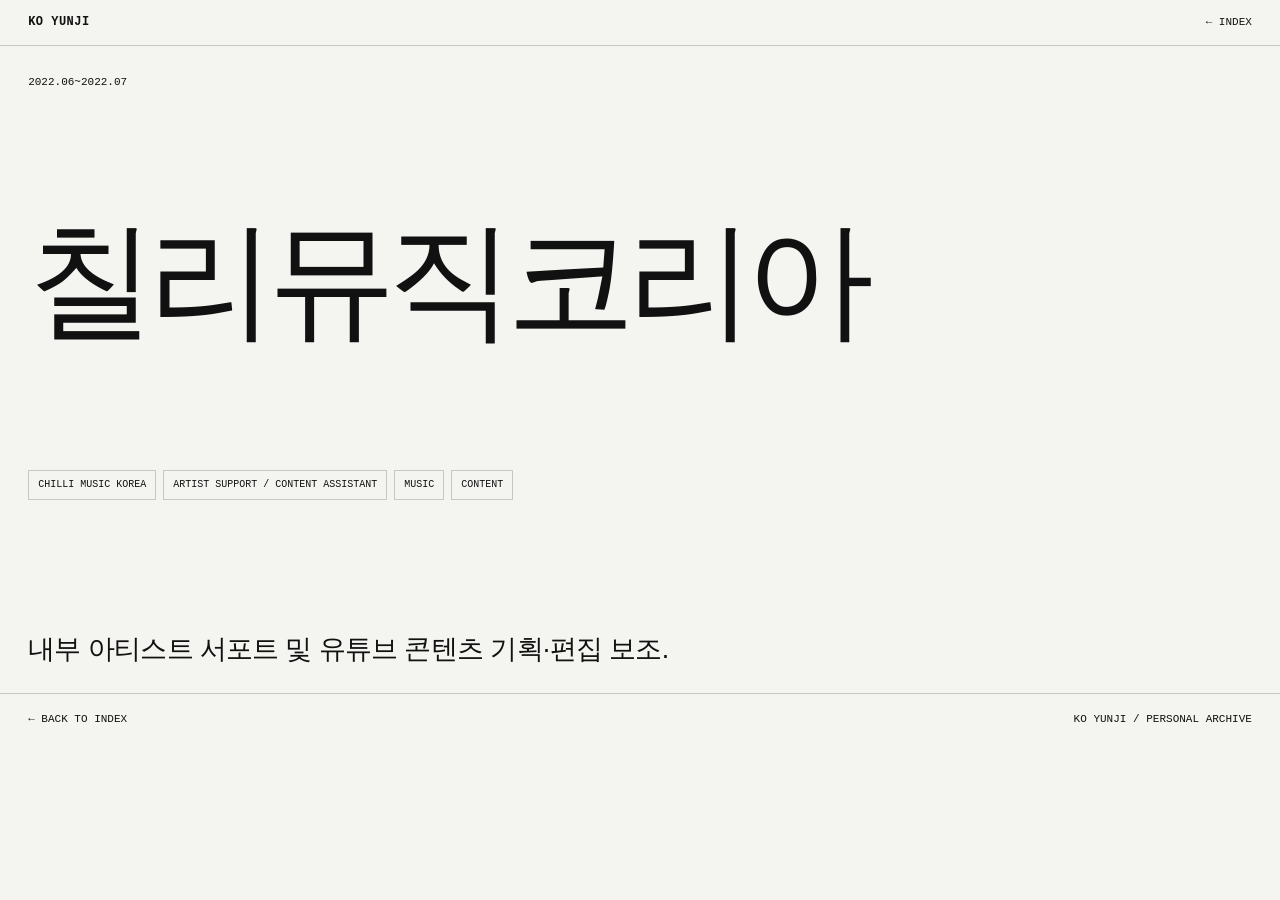
<file: work/chilli-music-korea/index.html>
<!doctype html><html lang="ko"><head><meta charset="utf-8"><meta name="viewport" content="width=device-width, initial-scale=1"><title>KO YUNJI — Work</title><link rel="icon" href="../../assets/favicon.svg" type="image/svg+xml"><link rel="stylesheet" href="../../css/reset.css"><link rel="stylesheet" href="../../css/variables.css"><link rel="stylesheet" href="../../css/layout.css"><link rel="stylesheet" href="../../css/components.css"><link rel="stylesheet" href="../../css/detail.css"></head><body data-detail="../../data/details/chilli-music-korea.json"><script src="../../js/detail.js"></script></body></html>
</file>
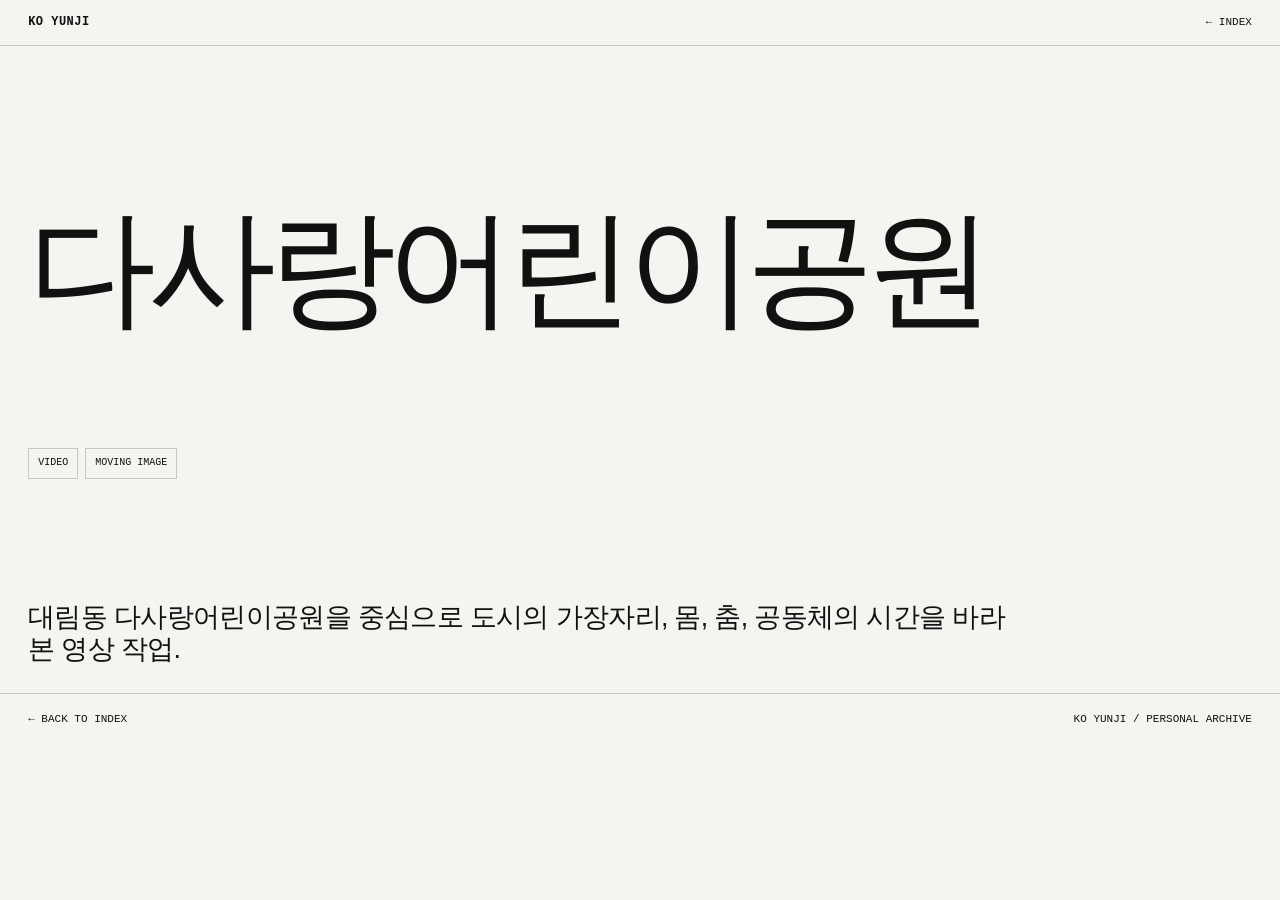
<file: work/dasarang-park/index.html>
<!doctype html><html lang="ko"><head><meta charset="utf-8"><meta name="viewport" content="width=device-width, initial-scale=1"><title>KO YUNJI — Work</title><link rel="icon" href="../../assets/favicon.svg" type="image/svg+xml"><link rel="stylesheet" href="../../css/reset.css"><link rel="stylesheet" href="../../css/variables.css"><link rel="stylesheet" href="../../css/layout.css"><link rel="stylesheet" href="../../css/components.css"><link rel="stylesheet" href="../../css/detail.css"></head><body data-detail="../../data/details/dasarang-park.json"><script src="../../js/detail.js"></script></body></html>
</file>
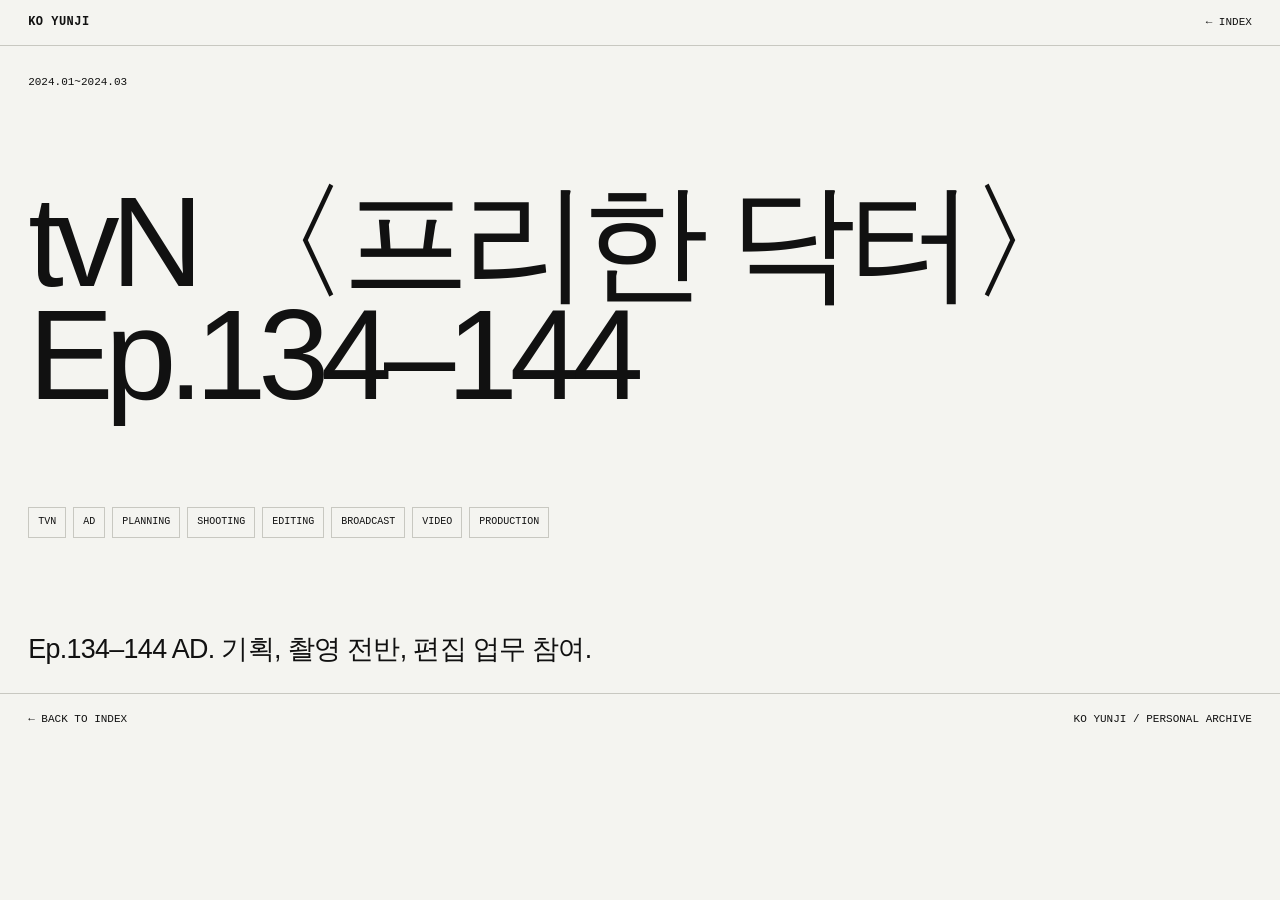
<file: work/free-doctor/index.html>
<!doctype html><html lang="ko"><head><meta charset="utf-8"><meta name="viewport" content="width=device-width, initial-scale=1"><title>KO YUNJI — Work</title><link rel="icon" href="../../assets/favicon.svg" type="image/svg+xml"><link rel="stylesheet" href="../../css/reset.css"><link rel="stylesheet" href="../../css/variables.css"><link rel="stylesheet" href="../../css/layout.css"><link rel="stylesheet" href="../../css/components.css"><link rel="stylesheet" href="../../css/detail.css"></head><body data-detail="../../data/details/free-doctor.json"><script src="../../js/detail.js"></script></body></html>
</file>
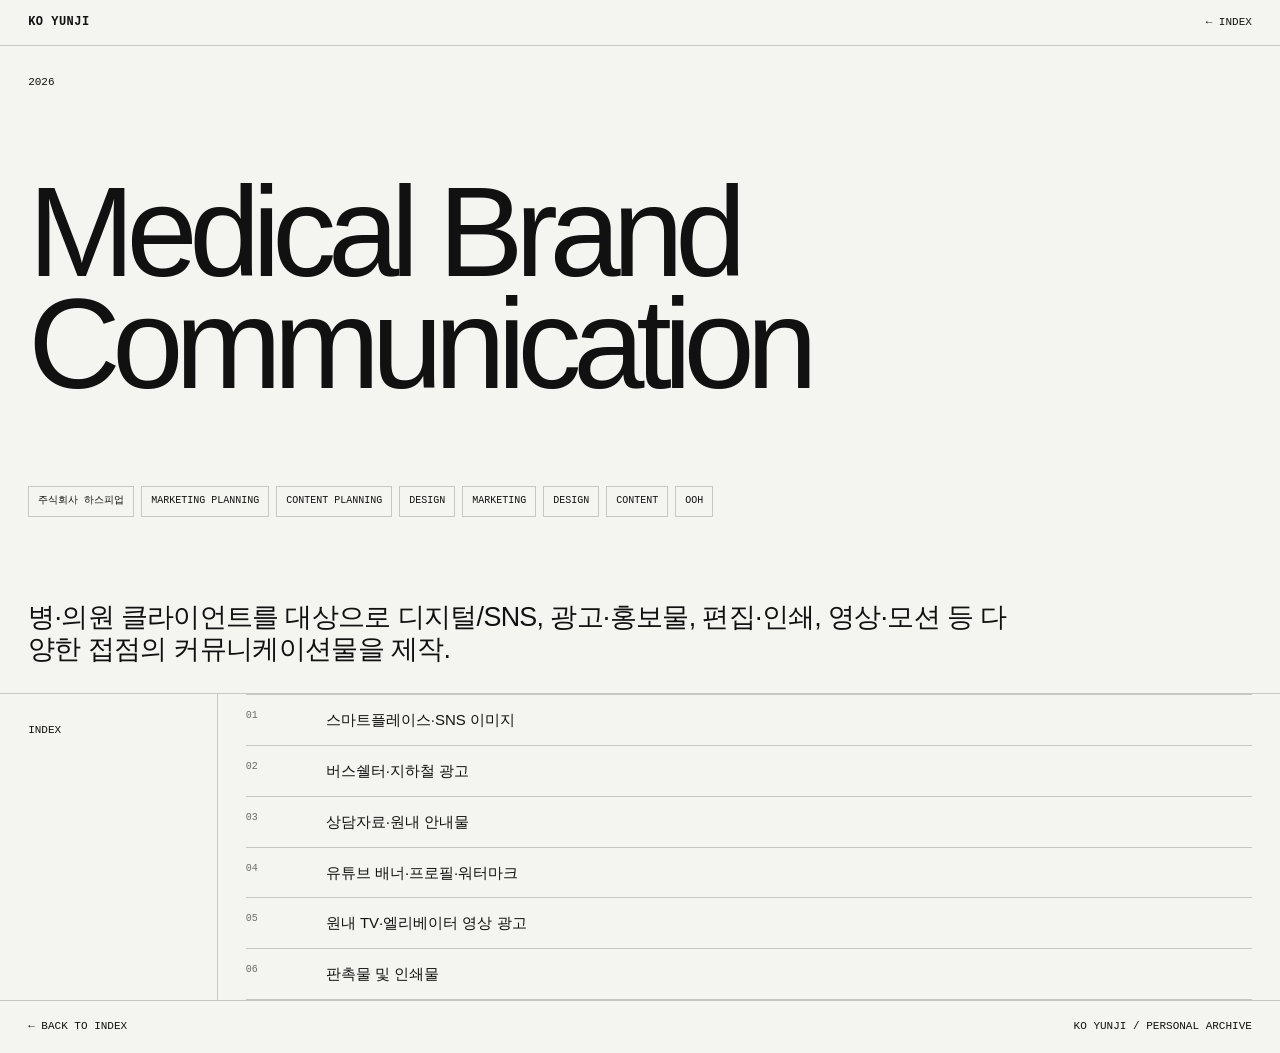
<file: work/hospiup-medical-communication/index.html>
<!doctype html><html lang="ko"><head><meta charset="utf-8"><meta name="viewport" content="width=device-width, initial-scale=1"><title>KO YUNJI — Work</title><link rel="icon" href="../../assets/favicon.svg" type="image/svg+xml"><link rel="stylesheet" href="../../css/reset.css"><link rel="stylesheet" href="../../css/variables.css"><link rel="stylesheet" href="../../css/layout.css"><link rel="stylesheet" href="../../css/components.css"><link rel="stylesheet" href="../../css/detail.css"></head><body data-detail="../../data/details/hospiup-medical-communication.json"><script src="../../js/detail.js"></script></body></html>
</file>
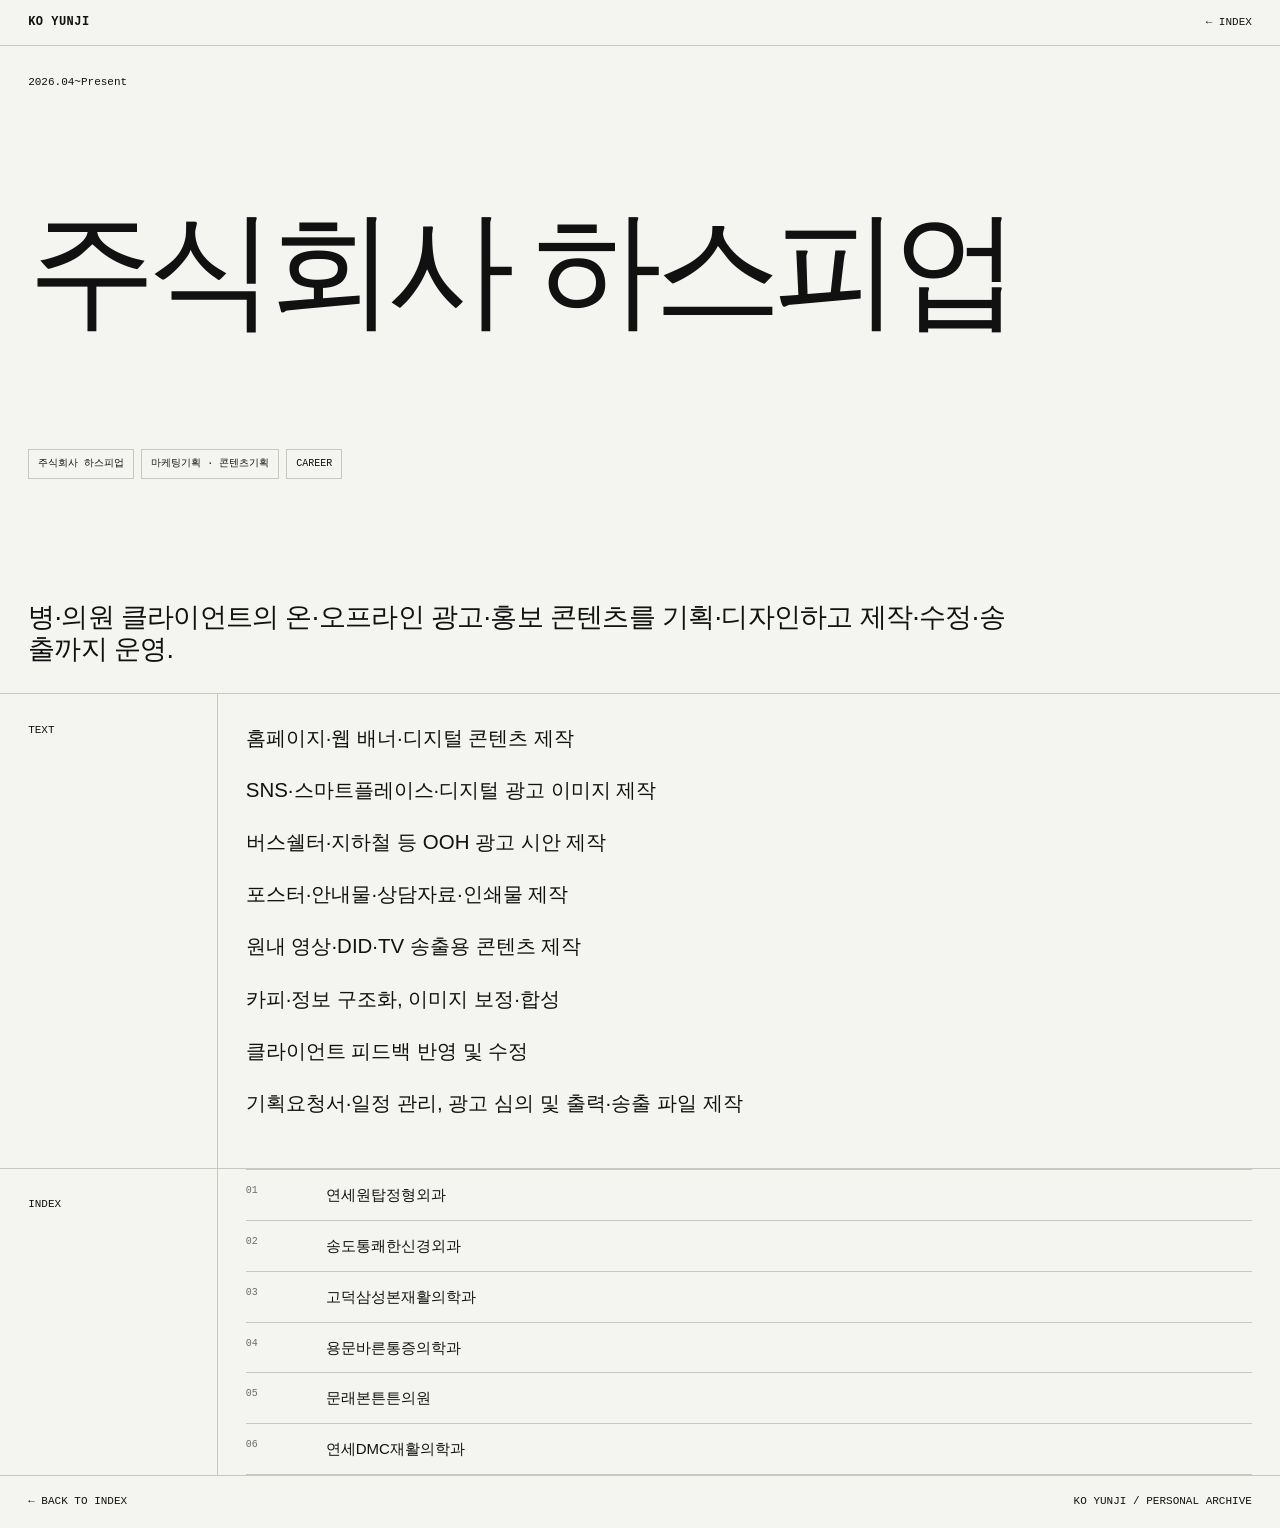
<file: work/hospiup/index.html>
<!doctype html><html lang="ko"><head><meta charset="utf-8"><meta name="viewport" content="width=device-width, initial-scale=1"><title>KO YUNJI — Work</title><link rel="icon" href="../../assets/favicon.svg" type="image/svg+xml"><link rel="stylesheet" href="../../css/reset.css"><link rel="stylesheet" href="../../css/variables.css"><link rel="stylesheet" href="../../css/layout.css"><link rel="stylesheet" href="../../css/components.css"><link rel="stylesheet" href="../../css/detail.css"></head><body data-detail="../../data/details/hospiup.json"><script src="../../js/detail.js"></script></body></html>
</file>
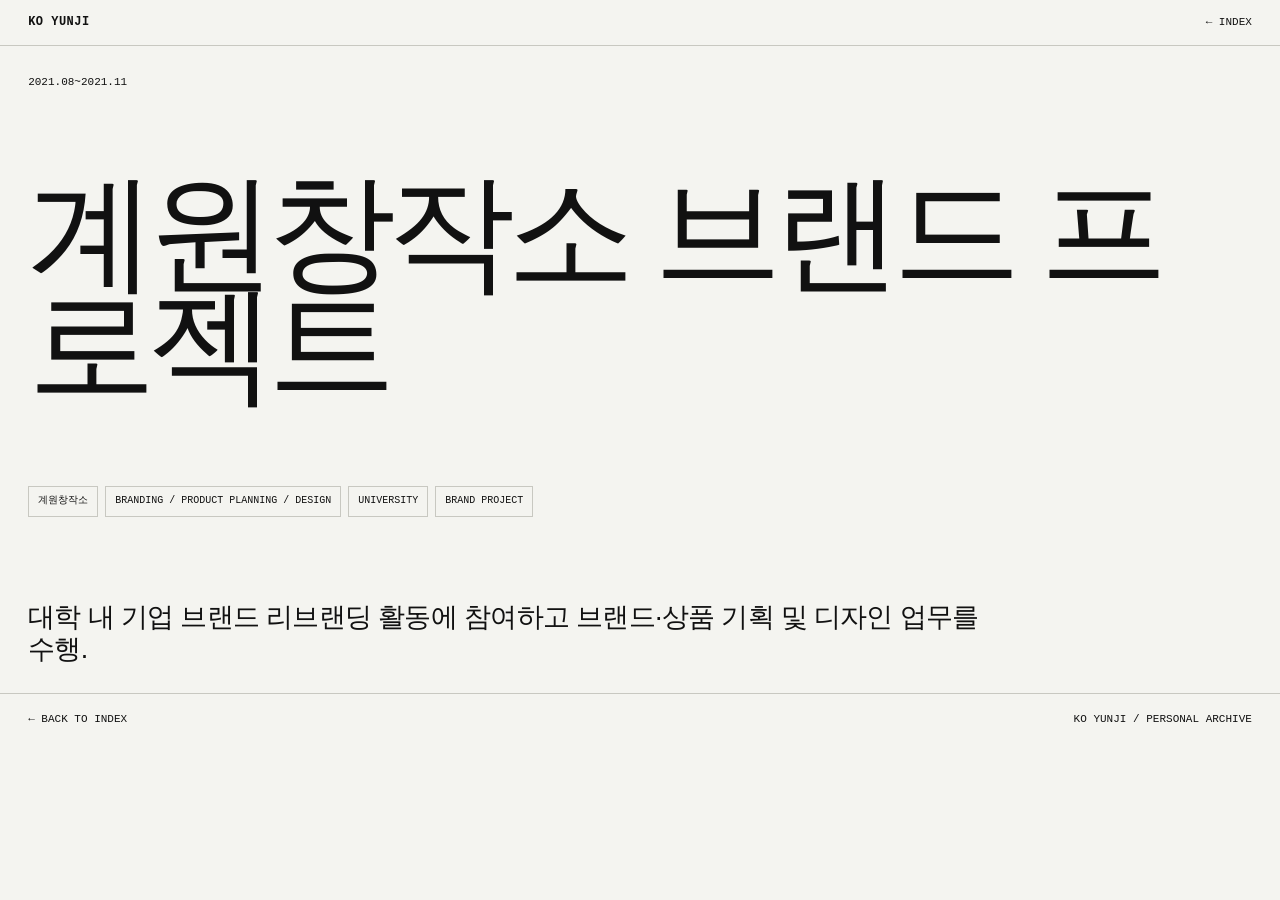
<file: work/kaywon-creative-lab/index.html>
<!doctype html><html lang="ko"><head><meta charset="utf-8"><meta name="viewport" content="width=device-width, initial-scale=1"><title>KO YUNJI — Work</title><link rel="icon" href="../../assets/favicon.svg" type="image/svg+xml"><link rel="stylesheet" href="../../css/reset.css"><link rel="stylesheet" href="../../css/variables.css"><link rel="stylesheet" href="../../css/layout.css"><link rel="stylesheet" href="../../css/components.css"><link rel="stylesheet" href="../../css/detail.css"></head><body data-detail="../../data/details/kaywon-creative-lab.json"><script src="../../js/detail.js"></script></body></html>
</file>
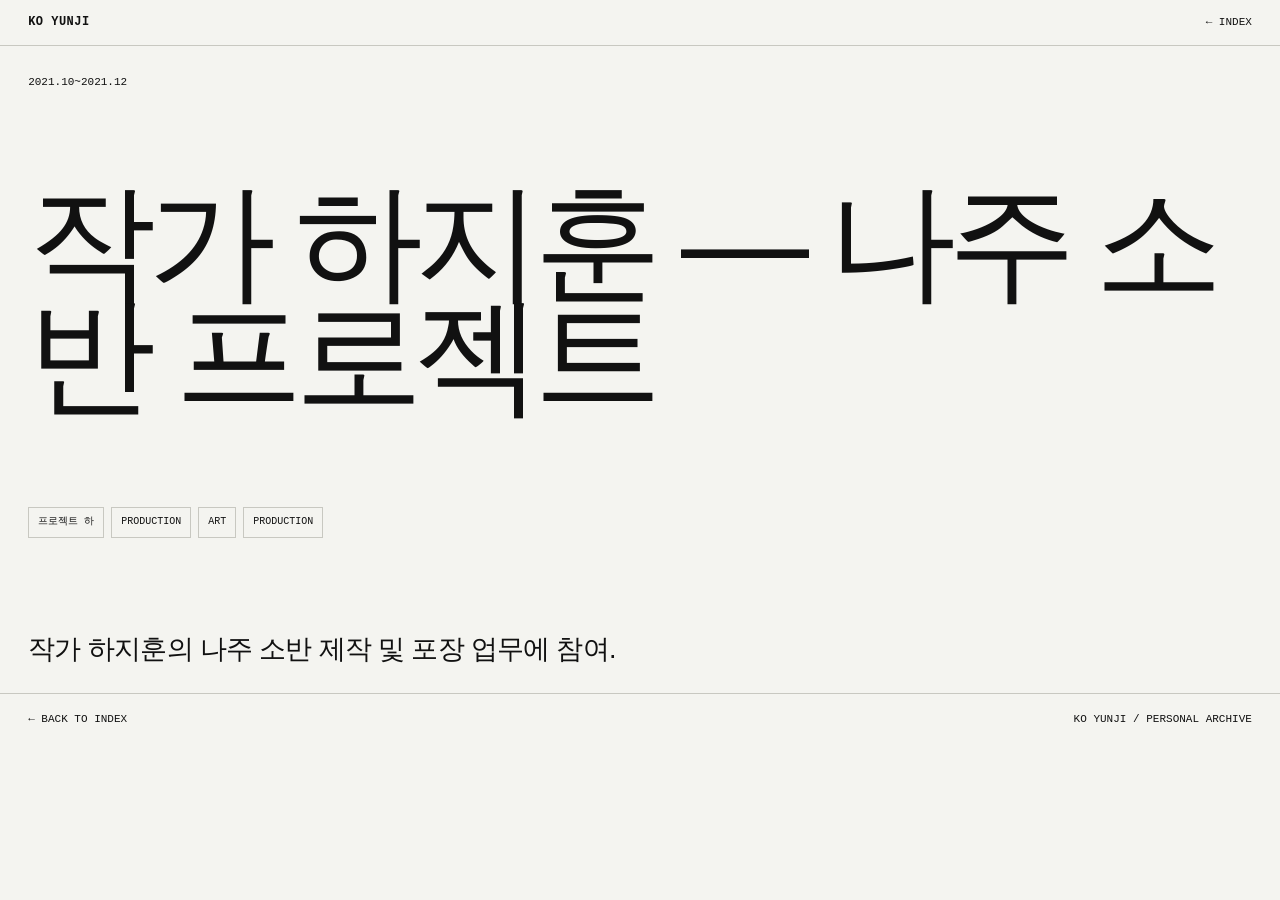
<file: work/project-ha-naju-soban/index.html>
<!doctype html><html lang="ko"><head><meta charset="utf-8"><meta name="viewport" content="width=device-width, initial-scale=1"><title>KO YUNJI — Work</title><link rel="icon" href="../../assets/favicon.svg" type="image/svg+xml"><link rel="stylesheet" href="../../css/reset.css"><link rel="stylesheet" href="../../css/variables.css"><link rel="stylesheet" href="../../css/layout.css"><link rel="stylesheet" href="../../css/components.css"><link rel="stylesheet" href="../../css/detail.css"></head><body data-detail="../../data/details/project-ha-naju-soban.json"><script src="../../js/detail.js"></script></body></html>
</file>
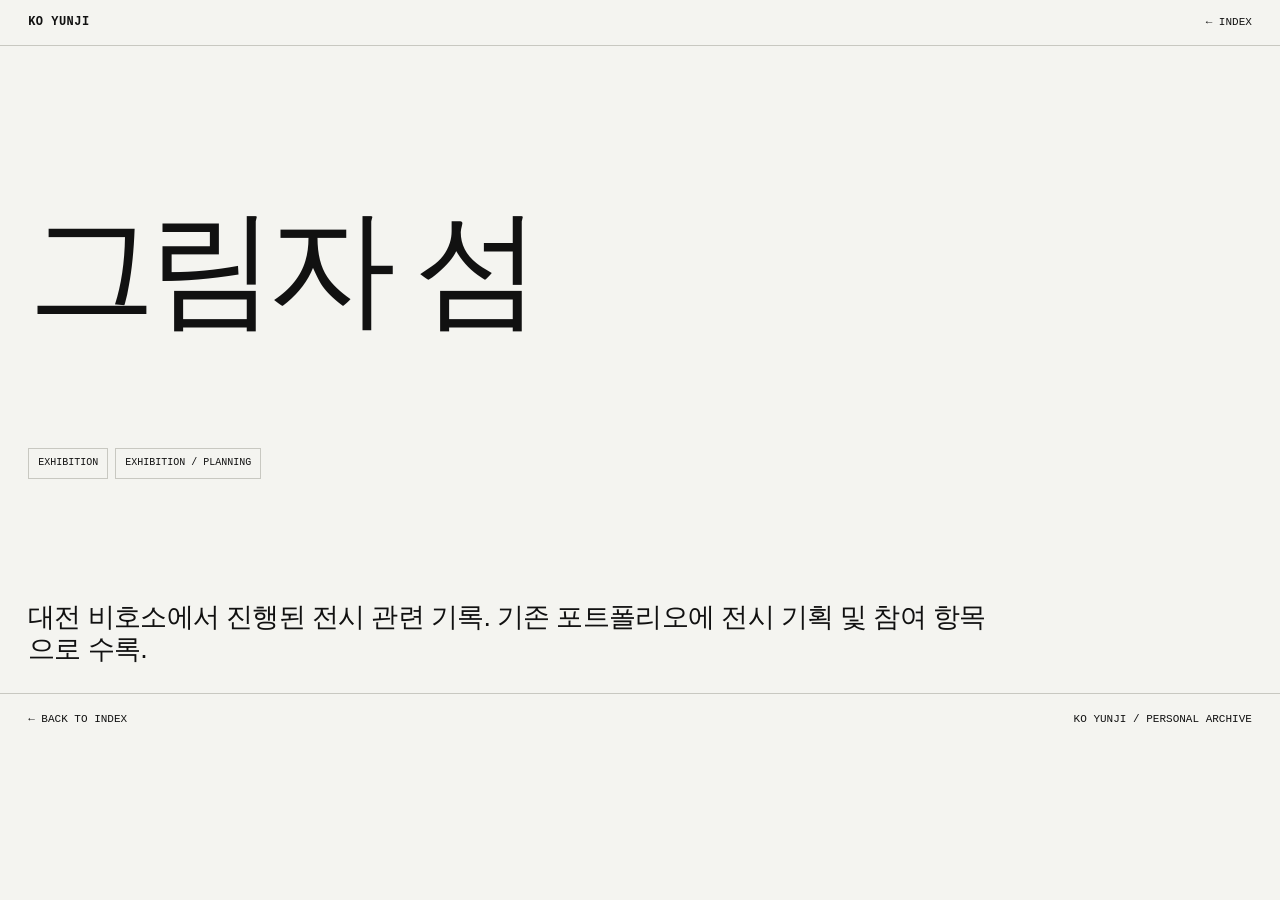
<file: work/shadow-island/index.html>
<!doctype html><html lang="ko"><head><meta charset="utf-8"><meta name="viewport" content="width=device-width, initial-scale=1"><title>KO YUNJI — Work</title><link rel="icon" href="../../assets/favicon.svg" type="image/svg+xml"><link rel="stylesheet" href="../../css/reset.css"><link rel="stylesheet" href="../../css/variables.css"><link rel="stylesheet" href="../../css/layout.css"><link rel="stylesheet" href="../../css/components.css"><link rel="stylesheet" href="../../css/detail.css"></head><body data-detail="../../data/details/shadow-island.json"><script src="../../js/detail.js"></script></body></html>
</file>
<file: css/variables.css>
:root{
  --bg:#f4f4f0;
  --text:#111;
  --muted:#6d6d68;
  --line:#c8c8c1;
  --panel:#ecece6;
  --font-sans:Arial, Helvetica, "Apple SD Gothic Neo", "Noto Sans KR", sans-serif;
  --font-mono:"SFMono-Regular", Consolas, "Liberation Mono", monospace;
  --pad:clamp(16px,2.2vw,36px);
  --gap:clamp(18px,2.4vw,40px);
  --max:1900px;
}
</file>
<file: css/layout.css>
body{background:var(--bg);color:var(--text);font-family:var(--font-sans);font-size:15px;line-height:1.45}
.site-header{position:sticky;top:0;z-index:20;display:grid;grid-template-columns:1fr auto;align-items:center;padding:14px var(--pad);border-bottom:1px solid var(--line);background:rgba(244,244,240,.94);backdrop-filter:blur(8px)}
.site-nav{display:flex;gap:18px;font-family:var(--font-mono);font-size:12px;text-transform:uppercase}.menu-toggle{display:none}
main,.site-footer{max-width:var(--max);margin:0 auto}.hero{min-height:76vh;display:grid;align-content:space-between;padding:var(--pad);border-bottom:1px solid var(--line)}
.hero h1{font-size:clamp(72px,14vw,260px);line-height:.8;letter-spacing:-.075em;font-weight:500}.hero-index,.section-label{font-family:var(--font-mono);font-size:11px;letter-spacing:.04em}
.hero-meta{display:grid;grid-template-columns:1fr 1fr;gap:var(--gap);text-transform:uppercase}.hero-bio{max-width:760px;font-size:clamp(20px,2vw,34px);line-height:1.18;letter-spacing:-.025em}
.section{display:grid;grid-template-columns:minmax(120px,17%) 1fr;border-bottom:1px solid var(--line)}.section-label{padding:var(--pad);border-right:1px solid var(--line)}
.section-body{padding:var(--pad);min-width:0}.section-body>h2,.section-heading-row h2{font-size:clamp(42px,6vw,100px);line-height:.92;letter-spacing:-.055em;font-weight:500;margin-bottom:clamp(40px,6vw,90px)}
.two-col{display:grid;grid-template-columns:minmax(220px,.75fr) 1.5fr;gap:var(--gap)}.two-col>h2{margin:0}
.site-footer{display:grid;grid-template-columns:1fr 1fr 1fr;padding:18px var(--pad);font-family:var(--font-mono);font-size:11px;text-transform:uppercase}.site-footer span:last-child{text-align:right}
@media(max-width:850px){.site-header{grid-template-columns:1fr auto}.menu-toggle{display:block;font-family:var(--font-mono);font-size:12px}.site-nav{display:none;position:absolute;left:0;right:0;top:100%;padding:20px var(--pad);background:var(--bg);border-bottom:1px solid var(--line);flex-direction:column}.site-nav.open{display:flex}.hero{min-height:68vh}.hero-meta{grid-template-columns:1fr}.section{grid-template-columns:1fr}.section-label{border-right:0;border-bottom:1px solid var(--line);padding-bottom:12px}.two-col{grid-template-columns:1fr}.two-col>h2{margin-bottom:34px}.site-footer{grid-template-columns:1fr auto}.site-footer span:nth-child(2){display:none}}
</file>
<file: css/components.css>
.brand{font-family:var(--font-mono);font-size:12px;font-weight:700;letter-spacing:.04em}.site-nav a,.index-row a{position:relative}.site-nav a:after,.index-row a:after{content:"";position:absolute;left:0;right:100%;bottom:-2px;height:1px;background:currentColor;transition:right .2s}.site-nav a:hover:after,.index-row a:hover:after{right:0}
.lead{font-size:clamp(22px,2.4vw,40px);line-height:1.15;letter-spacing:-.03em;max-width:950px}.tag-list{display:flex;flex-wrap:wrap;gap:7px;margin-top:34px}.tag{border:1px solid var(--line);padding:7px 9px;font-family:var(--font-mono);font-size:11px;text-transform:uppercase}
.index-list{border-top:1px solid var(--line)}.index-row{display:grid;grid-template-columns:120px minmax(180px,1.2fr) minmax(120px,.8fr) 1.4fr;gap:18px;padding:14px 0;border-bottom:1px solid var(--line);align-items:start}.index-row .meta{font-family:var(--font-mono);font-size:11px;text-transform:uppercase;color:var(--muted)}.index-row .title{font-size:17px}
.stack-list{border-top:1px solid var(--line)}.career-item{display:grid;grid-template-columns:150px minmax(190px,.7fr) 1.6fr;gap:var(--gap);padding:26px 0;border-bottom:1px solid var(--line)}.career-period{font-family:var(--font-mono);font-size:11px}.career-title h3{font-size:24px;line-height:1.05}.career-title p{margin-top:7px;color:var(--muted)}.career-content p{max-width:760px}.career-content ul{margin-top:18px;display:grid;gap:5px}.career-content li:before{content:"— ";color:var(--muted)}
.section-heading-row{display:flex;justify-content:space-between;align-items:flex-start;gap:20px}.filters{display:flex;flex-wrap:wrap;gap:6px;justify-content:flex-end}.filter-btn{border:1px solid var(--line);padding:7px 10px;font-family:var(--font-mono);font-size:10px;text-transform:uppercase;cursor:pointer}.filter-btn.active{background:var(--text);color:var(--bg)}
.project-grid{display:grid;grid-template-columns:repeat(2,minmax(0,1fr));border-top:1px solid var(--line);border-left:1px solid var(--line)}.project-card{min-height:330px;padding:18px;border-right:1px solid var(--line);border-bottom:1px solid var(--line);display:flex;flex-direction:column;justify-content:space-between;transition:background .18s}.project-card:hover{background:var(--panel)}.card-meta{display:flex;justify-content:space-between;gap:12px;font-family:var(--font-mono);font-size:10px;text-transform:uppercase;color:var(--muted)}.project-card h3{font-size:clamp(28px,3.2vw,58px);line-height:.98;letter-spacing:-.045em;font-weight:500;margin:36px 0}.project-card p{max-width:600px}.card-tags{display:flex;flex-wrap:wrap;gap:5px;margin-top:24px}.card-tags span{font-family:var(--font-mono);font-size:9px;text-transform:uppercase;border-top:1px solid var(--line);padding-top:5px}.muted{color:var(--muted);font-size:12px;margin-top:18px}.contact-link{font-size:clamp(34px,5vw,80px);letter-spacing:-.04em;border-bottom:1px solid currentColor}
@media(max-width:850px){.index-row{grid-template-columns:80px 1fr}.index-row>*:nth-child(3),.index-row>*:nth-child(4){grid-column:2}.career-item{grid-template-columns:1fr}.career-period{margin-bottom:-18px}.section-heading-row{display:block}.filters{justify-content:flex-start;margin:-30px 0 26px}.project-grid{grid-template-columns:1fr}.project-card{min-height:260px}}
.career-link,.detail-row-link{color:inherit;text-decoration:none}.career-link:hover,.detail-row-link:hover{background:var(--panel)}.project-card{color:inherit;text-decoration:none}.project-card:focus-visible,.career-link:focus-visible,.detail-row-link:focus-visible{outline:2px solid currentColor;outline-offset:-2px}
</file>
<file: css/style.css>
::selection{background:#111;color:#f4f4f0}a:focus-visible,button:focus-visible{outline:2px solid currentColor;outline-offset:4px}
</file>
<file: mara-road/styles.css>
:root{
  --ink:#f7ead1;
  --muted:#c6ad8a;
  --bg:#160707;
  --panel:#25100e;
  --panel-2:#34150f;
  --red:#df3f2d;
  --red-2:#a8231f;
  --orange:#f2912f;
  --gold:#f0c166;
  --green:#467362;
  --line:rgba(255,231,199,.16);
  --shadow:0 24px 80px rgba(0,0,0,.45);
  --radius:24px;
  --display:Impact,"Arial Narrow","Noto Sans KR",sans-serif;
  --sans:"Pretendard","Noto Sans KR","Apple SD Gothic Neo",Arial,sans-serif;
}
*{box-sizing:border-box}
html{background:var(--bg);color-scheme:dark}
body{margin:0;min-height:100%;background:radial-gradient(circle at 80% 0%,#41100c 0,#160707 46%,#100505 100%);font-family:var(--sans);color:var(--ink);overflow-x:hidden}
button{font:inherit}
button:focus-visible,[tabindex]:focus-visible{outline:3px solid var(--gold);outline-offset:3px}
button{cursor:pointer}
.ambient{position:fixed;inset:0;pointer-events:none;overflow:hidden;z-index:0}
.ambient__orb{position:absolute;border-radius:999px;filter:blur(80px);opacity:.25}
.ambient__orb--a{width:420px;height:420px;right:-160px;top:-140px;background:#c52b20}
.ambient__orb--b{width:360px;height:360px;left:-180px;bottom:-120px;background:#6d281b}
.ambient__grain{position:absolute;inset:0;opacity:.14;background-image:repeating-linear-gradient(0deg,rgba(255,255,255,.025) 0 1px,transparent 1px 4px)}
.app-shell{position:relative;z-index:1;width:min(1180px,calc(100% - 28px));margin:0 auto;padding:18px 0 40px}
.topbar{height:64px;display:flex;align-items:center;justify-content:space-between;border-bottom:1px solid var(--line);margin-bottom:18px}
.brand{display:inline-flex;align-items:center;gap:10px;background:transparent;border:0;color:var(--ink);padding:6px 2px}
.brand__mark{width:34px;height:34px;display:grid;place-items:center;border:1px solid var(--line);border-radius:50%;background:#3a100e;box-shadow:inset 0 0 0 3px rgba(240,193,102,.08)}
.brand__text{display:flex;flex-direction:column;align-items:flex-start;line-height:1}
.brand__text b{font-family:var(--display);letter-spacing:.08em;font-size:15px}
.brand__text small{font-size:8px;letter-spacing:.23em;color:var(--muted);margin-top:5px}
.topbar__meta{display:flex;align-items:center;gap:10px;font-size:10px;letter-spacing:.16em;color:var(--muted)}
.topbar__dot{width:5px;height:5px;border-radius:50%;background:var(--red)}
.screen{display:none;animation:screenIn .45s ease both}
.screen--active{display:block}
@keyframes screenIn{from{opacity:0;transform:translateY(8px)}to{opacity:1;transform:none}}
.eyebrow{margin:0 0 12px;color:var(--gold);font-size:11px;font-weight:800;letter-spacing:.18em;text-transform:uppercase}
.btn{border:0;border-radius:14px;min-height:48px;padding:13px 18px;display:inline-flex;align-items:center;justify-content:center;gap:12px;font-weight:800;transition:.2s ease;white-space:normal;text-align:center}
.btn--primary{background:linear-gradient(135deg,var(--red),#c72b22);color:#fff3e5;box-shadow:0 10px 28px rgba(207,44,34,.25),inset 0 1px rgba(255,255,255,.18)}
.btn--primary:hover{transform:translateY(-1px);filter:brightness(1.06)}
.btn--ghost{background:rgba(255,239,215,.045);border:1px solid var(--line);color:var(--ink)}
.btn--ghost:hover{background:rgba(255,239,215,.08)}
.btn--compact{min-height:38px;padding:8px 12px;font-size:12px;border-radius:10px}
.text-btn{background:transparent;border:0;color:var(--muted);padding:8px 4px;font-size:12px}
.text-btn:hover{color:var(--ink)}
.hero{position:relative;min-height:690px;border:1px solid var(--line);border-radius:30px;overflow:hidden;background:#210b09;box-shadow:var(--shadow)}
.hero__city{position:absolute;inset:0;background:linear-gradient(90deg,rgba(16,4,4,.96) 0%,rgba(16,4,4,.82) 36%,rgba(55,13,8,.22) 72%,rgba(84,22,10,.1) 100%),radial-gradient(circle at 78% 26%,rgba(238,144,47,.48),transparent 28%),linear-gradient(180deg,#2a0908 0,#51150c 55%,#100505 100%)}
.hero__city:before{content:"";position:absolute;right:6%;top:16%;width:46%;height:62%;opacity:.55;background:repeating-linear-gradient(90deg,rgba(245,170,66,.08) 0 2px,transparent 2px 48px),repeating-linear-gradient(0deg,rgba(245,170,66,.06) 0 2px,transparent 2px 42px);transform:perspective(600px) rotateY(-18deg)}
.hero__road{position:absolute;right:-10%;bottom:-25%;width:78%;height:66%;border-radius:50% 45% 0 0;transform:rotate(-12deg);background:linear-gradient(160deg,transparent 0 28%,rgba(0,0,0,.75) 29% 47%,rgba(145,43,22,.55) 48% 54%,rgba(0,0,0,.88) 55% 100%);filter:drop-shadow(0 -20px 60px rgba(225,73,37,.17))}
.hero__road:after{content:"";position:absolute;left:44%;top:21%;width:3px;height:68%;background:repeating-linear-gradient(to bottom,var(--gold) 0 18px,transparent 18px 34px);transform:rotate(7deg);opacity:.8}
.hero__gate{position:absolute;right:16%;top:21%;width:29%;height:42%;border:14px solid rgba(225,65,39,.8);border-bottom-width:20px;box-shadow:0 0 0 8px rgba(83,16,10,.85),0 0 40px rgba(242,145,47,.2)}
.hero__gate:before,.hero__gate:after{content:"";position:absolute;top:-35px;width:30%;height:35px;background:#a32c1f;border:5px solid #4b0d09}
.hero__gate:before{left:-14px}.hero__gate:after{right:-14px}
.hero__lanterns{position:absolute;right:5%;top:6%;display:flex;gap:26px}
.hero__lanterns i{display:block;width:28px;height:38px;border-radius:48%;background:linear-gradient(#f04e32,#8f130f);box-shadow:0 0 24px rgba(244,85,45,.45);position:relative}
.hero__lanterns i:before{content:"";position:absolute;left:50%;top:-18px;width:1px;height:18px;background:#6d3c2a}
.hero__signs{position:absolute;top:20%;display:grid;gap:18px}
.hero__signs--left{left:3%}.hero__signs--right{right:3%;top:45%}
.hero__signs i{display:block;width:72px;height:120px;border:1px solid rgba(246,189,93,.28);background:linear-gradient(180deg,rgba(193,38,24,.7),rgba(80,14,10,.8));box-shadow:inset 0 0 0 5px rgba(20,5,5,.5),0 0 24px rgba(232,62,34,.18)}
.hero__signs--right i{width:54px;height:84px}
.hero__content{position:relative;z-index:2;width:min(620px,61%);padding:104px 0 72px 78px}
.hero h1{margin:0;font-family:var(--display);font-size:clamp(48px,7vw,86px);line-height:.93;letter-spacing:-.03em;text-shadow:5px 6px 0 #6d1812,9px 11px 20px rgba(0,0,0,.35)}
.hero h1 em{font-style:normal;color:var(--orange)}
.hero__lead{margin:26px 0 24px;color:#e2cbb0;font-size:17px;line-height:1.75}
.hero__status{display:flex;flex-wrap:wrap;gap:10px;margin:0 0 30px}
.hero__status span{border:1px solid var(--line);background:rgba(16,4,4,.5);padding:8px 11px;border-radius:10px;font-size:9px;letter-spacing:.14em;color:var(--muted)}
.hero__status b{color:var(--gold);font-size:12px;margin-right:4px}
.btn--hero{min-width:290px;min-height:58px;font-size:15px}
.hero__hint{font-size:11px;color:#9f8267;margin:12px 0 0}
.quiz-layout{display:grid;grid-template-columns:270px minmax(0,1fr);gap:18px;align-items:stretch}
.quiz-rail,.quiz-card,.result-card,.game-hud,.dialogue-panel{border:1px solid var(--line);background:linear-gradient(180deg,rgba(49,19,14,.95),rgba(27,9,8,.96));border-radius:var(--radius);box-shadow:var(--shadow)}
.quiz-rail{padding:34px;min-height:620px;display:flex;flex-direction:column}
.quiz-rail__step{font-family:var(--display);font-size:72px;line-height:1;color:var(--red)}
.quiz-rail__step small{font-family:var(--sans);font-size:14px;color:var(--muted);margin-left:4px}
.progress-track{height:5px;background:rgba(255,255,255,.07);border-radius:99px;overflow:hidden;margin:20px 0}
.progress-track i{display:block;height:100%;width:25%;background:linear-gradient(90deg,var(--red),var(--orange));transition:width .3s ease}
.quiz-rail>p:not(.eyebrow){font-size:13px;line-height:1.7;color:var(--muted)}
.spice-meter{margin-top:auto;padding-top:24px;border-top:1px solid var(--line)}
.spice-meter>span{font-size:9px;letter-spacing:.16em;color:var(--muted)}
.spice-meter>div{display:flex;gap:5px;margin-top:10px}
.spice-meter i{width:28px;height:8px;border-radius:99px;background:#4b241c;transition:.25s}.spice-meter i.is-on{background:linear-gradient(90deg,var(--red),var(--orange));box-shadow:0 0 12px rgba(236,76,40,.25)}
.quiz-card{position:relative;min-height:620px;padding:70px clamp(28px,6vw,76px);overflow:hidden}
.quiz-card:before{content:"";position:absolute;inset:0;pointer-events:none;background:radial-gradient(circle at 90% 10%,rgba(230,72,40,.13),transparent 22%),linear-gradient(135deg,transparent 0 72%,rgba(255,255,255,.02) 72%)}
.quiz-card__stamp{position:absolute;right:32px;top:28px;width:72px;height:72px;border:2px solid rgba(223,63,45,.38);border-radius:50%;display:grid;place-items:center;text-align:center;font-size:8px;letter-spacing:.12em;color:rgba(239,112,79,.55);transform:rotate(12deg)}
.quiz-card__number{margin:0 0 18px;color:var(--orange);font-size:11px;font-weight:900;letter-spacing:.18em}
.quiz-card h2{max-width:720px;margin:0 0 40px;font-size:clamp(28px,4vw,46px);line-height:1.3;letter-spacing:-.04em}
.answers{display:grid;gap:12px;max-width:760px}
.answer{position:relative;width:100%;border:1px solid var(--line);background:rgba(255,245,224,.035);color:var(--ink);text-align:left;border-radius:15px;padding:18px 56px 18px 18px;transition:.2s ease;min-height:62px;line-height:1.45}
.answer:hover{border-color:rgba(242,145,47,.55);background:rgba(242,145,47,.08);transform:translateX(3px)}
.answer__key{display:inline-grid;place-items:center;width:27px;height:27px;border-radius:8px;margin-right:12px;background:#4a1711;color:var(--gold);font-size:11px;font-weight:900}
.answer:after{content:"→";position:absolute;right:20px;top:50%;transform:translateY(-50%);color:#805b44}
.quiz-card__footer{display:flex;align-items:center;justify-content:space-between;gap:14px;margin-top:34px;padding-top:20px;border-top:1px solid var(--line);color:#856c58;font-size:10px}
.result-layout{display:grid;grid-template-columns:minmax(330px,.88fr) minmax(0,1.12fr);gap:18px;align-items:stretch}
.result-portrait-wrap{position:relative;min-height:650px;border:1px solid var(--line);border-radius:var(--radius);overflow:hidden;background:radial-gradient(circle at 50% 33%,#732016 0,#2a0d0a 42%,#130605 78%);box-shadow:var(--shadow);display:flex;align-items:flex-end;justify-content:center}
.result-portrait-wrap:before{content:"";position:absolute;left:10%;right:10%;bottom:7%;height:18%;background:radial-gradient(ellipse,rgba(0,0,0,.68),transparent 70%)}
.result-aura{position:absolute;width:440px;height:440px;top:11%;border-radius:50%;border:1px solid rgba(241,193,102,.15);box-shadow:0 0 0 24px rgba(241,193,102,.025),0 0 0 50px rgba(241,193,102,.02)}
.result-portrait{position:relative;z-index:2;width:min(88%,510px);height:88%;object-fit:contain;object-position:center bottom;filter:drop-shadow(0 25px 26px rgba(0,0,0,.5))}
.result-seal{position:absolute;z-index:3;right:28px;bottom:28px;width:98px;height:98px;border:3px solid rgba(239,84,53,.65);border-radius:50%;display:grid;place-items:center;text-align:center;font-family:var(--display);letter-spacing:.08em;color:#f06d4d;transform:rotate(-12deg);background:rgba(34,8,7,.5)}
.result-card{min-height:650px;padding:54px clamp(28px,5vw,62px)}
.result-card__heading{display:flex;align-items:flex-end;justify-content:space-between;gap:18px;border-bottom:1px solid var(--line);padding-bottom:24px}
.level-chip{display:inline-block;background:var(--red);color:white;font-size:10px;font-weight:900;letter-spacing:.15em;padding:7px 9px;border-radius:8px;margin-bottom:10px}
.result-card h2{font-size:clamp(35px,5vw,58px);margin:0;letter-spacing:-.05em}.result-card__code{font-family:var(--display);font-size:18px;letter-spacing:.08em;color:#805e49}
.result-description{margin:28px 0 30px;font-size:16px;line-height:1.8;color:#e4ccb1;white-space:pre-line}
.result-stats{display:grid;gap:0;margin:0;border-top:1px solid var(--line)}
.result-stats>div{display:grid;grid-template-columns:150px minmax(0,1fr);gap:16px;padding:16px 0;border-bottom:1px solid var(--line)}
.result-stats dt{font-size:9px;letter-spacing:.14em;color:var(--muted)}.result-stats dd{margin:0;font-size:12px;font-weight:800;letter-spacing:.06em}
.tolerance{display:flex;gap:5px}.tolerance i{display:block;width:26px;height:8px;border-radius:99px;background:#4c241d}.tolerance i.is-on{background:linear-gradient(90deg,var(--red),var(--orange))}
.result-actions{display:grid;gap:10px;margin-top:28px}.share-feedback{min-height:18px;font-size:11px;color:var(--gold);margin:8px 0 0}
.game-top{display:flex;align-items:end;justify-content:space-between;gap:18px;margin:18px 2px}.game-top h2{font-size:clamp(28px,4vw,44px);margin:0}.game-top__actions{display:flex;gap:8px;flex-wrap:wrap}
.game-layout{display:grid;grid-template-columns:220px minmax(0,1fr) 240px;gap:14px;align-items:start}
.game-hud,.dialogue-panel{padding:18px;min-height:560px}
.hud-profile{display:flex;align-items:center;gap:10px;padding-bottom:16px;border-bottom:1px solid var(--line)}
.hud-profile img{width:58px;height:58px;object-fit:contain;border-radius:13px;background:#3a1511;border:1px solid var(--line)}
.hud-profile span{display:block;font-size:8px;letter-spacing:.12em;color:var(--orange)}.hud-profile b{display:block;font-size:16px;margin-top:4px}
.quest-box,.inventory-box{margin-top:16px;padding:16px;border-radius:16px;background:rgba(255,240,214,.035);border:1px solid rgba(255,231,199,.08)}
.quest-box>p:first-child,.inventory-box>p:first-child{font-size:8px;letter-spacing:.15em;color:var(--orange);font-weight:900;margin:0 0 8px}
.quest-box h3{font-size:15px;margin:0 0 8px}.quest-box>p{font-size:11px;line-height:1.55;color:var(--muted)}
.quest-progress{margin-top:14px}.quest-progress>span{font-size:10px;color:var(--gold)}.quest-progress>div{margin-top:7px;height:5px;border-radius:99px;background:#3b1b15;overflow:hidden}.quest-progress i{display:block;height:100%;width:0;background:linear-gradient(90deg,var(--red),var(--orange));transition:width .25s}
.inventory-slot{display:flex;flex-wrap:wrap;gap:7px}.inventory-slot i{width:38px;height:38px;border-radius:10px;display:grid;place-items:center;background:#30130f;border:1px solid var(--line);font-style:normal;font-size:20px}
.game-stage-wrap{min-width:0}.game-stage{position:relative;width:100%;aspect-ratio:16/11;min-height:470px;overflow:hidden;border:1px solid var(--line);border-radius:22px;background:linear-gradient(#6c3823 0 18%,#985d38 18% 100%);box-shadow:var(--shadow);touch-action:none}
.map-grid{position:absolute;inset:0;background-color:#815237;background-image:linear-gradient(rgba(255,255,255,.035) 1px,transparent 1px),linear-gradient(90deg,rgba(255,255,255,.035) 1px,transparent 1px),linear-gradient(45deg,transparent 47%,rgba(72,34,20,.14) 48% 52%,transparent 53%);background-size:9.0909% 14.2857%,9.0909% 14.2857%,80px 80px}
.map-grid:before{content:"";position:absolute;left:0;right:0;top:0;height:21%;background:linear-gradient(#3a1712,#552217);border-bottom:8px solid #2a100d;box-shadow:0 8px 30px rgba(0,0,0,.25)}
.map-grid:after{content:"";position:absolute;left:10%;right:12%;bottom:10%;height:18%;border-radius:48%;background:rgba(88,44,28,.32);filter:blur(2px)}
.prop{position:absolute;display:grid;place-items:center;transform:translate(-50%,-50%);user-select:none;filter:drop-shadow(0 7px 5px rgba(0,0,0,.28));z-index:2}.prop--wall{font-size:54px}.prop--small{font-size:34px}.prop--npc{font-size:44px}.prop--item{font-size:31px;animation:itemBob 1.2s ease-in-out infinite alternate}.prop--done{opacity:.15;filter:grayscale(1)}
@keyframes itemBob{to{transform:translate(-50%,-57%)}}
.player{position:absolute;width:54px;height:64px;left:0;top:0;z-index:6;transform:translate(-50%,-58%);transition:left .12s linear,top .12s linear;filter:drop-shadow(0 8px 7px rgba(0,0,0,.35))}.player__body{position:absolute;left:7px;top:13px;width:40px;height:43px;border:4px solid #25100c;border-radius:45% 45% 35% 35%;background:var(--avatar-base,#f5ddc0);box-shadow:inset 0 -14px 0 var(--avatar-accent,#df3f2d)}.player__body:before{content:"";position:absolute;left:10px;top:12px;width:5px;height:5px;border-radius:50%;background:#25100c;box-shadow:13px 0 0 #25100c}.player__body:after{content:"";position:absolute;left:8px;top:-14px;width:22px;height:10px;background:var(--avatar-hat,#d93b2d);border:3px solid #25100c;border-radius:12px 12px 5px 5px}.player__pack{position:absolute;right:0;top:26px;width:13px;height:25px;border:3px solid #25100c;border-radius:5px;background:var(--avatar-pack,#c48b42)}
.player[data-avatar="resident"] .player__body:after{width:30px;height:5px;left:2px;background:#20100d;border-radius:50%;box-shadow:0 -7px 0 2px #20100d}.player[data-avatar="local"] .player__body:after{width:32px;height:8px;left:0;background:#20100d;border-radius:50%;box-shadow:-8px -4px 0 1px #20100d,8px -4px 0 1px #20100d}.player[data-avatar="explorer"] .player__body:after{background:#a76028;box-shadow:0 -6px 0 2px #2a1710}.player.is-walking .player__body{animation:walkBob .18s ease alternate infinite}@keyframes walkBob{to{transform:translateY(-3px)}}
.interact-hint{position:absolute;z-index:8;display:none;padding:5px 7px;border-radius:7px;background:#1c0807;border:1px solid var(--line);font-size:8px;letter-spacing:.12em;color:var(--gold);pointer-events:none}.interact-hint.is-visible{display:block}
.mobile-controls{display:none;grid-template-columns:repeat(3,48px);justify-content:center;gap:5px;margin-top:12px}.mobile-controls button{width:48px;height:48px;border-radius:12px;background:#2f130f;color:var(--ink);border:1px solid var(--line);font-weight:900}
.dialogue-panel{display:flex;flex-direction:column}.dialogue-panel__label{font-size:9px;letter-spacing:.14em;color:var(--orange);font-weight:900;margin:0 0 12px}.dialogue-panel__body{min-height:180px;padding:14px 0;font-size:12px;line-height:1.72;color:#ddc7ae}.dialogue-panel__tip{margin-top:auto;padding-top:16px;border-top:1px solid var(--line);font-size:9px;line-height:1.5;color:#7d6352}
.modal{position:fixed;inset:0;z-index:50;display:none;place-items:center;padding:20px}.modal.is-open{display:grid}.modal__backdrop{position:absolute;inset:0;background:rgba(7,2,2,.8);backdrop-filter:blur(8px)}.modal__card{position:relative;z-index:1;width:min(520px,100%);padding:38px;border-radius:24px;border:1px solid var(--line);background:linear-gradient(180deg,#35130f,#1b0908);box-shadow:0 30px 100px rgba(0,0,0,.65);text-align:center}.modal__close{position:absolute;right:14px;top:12px;width:38px;height:38px;border-radius:50%;background:transparent;border:1px solid var(--line);color:var(--ink);font-size:20px}.modal__portrait{height:130px;display:grid;place-items:center;font-size:76px}.modal__card h2{font-size:36px;margin:8px 0}.modal__card>p:not(.eyebrow){color:var(--muted);line-height:1.7}.modal__reward{display:flex;justify-content:space-between;gap:10px;padding:13px 14px;margin:20px 0;border:1px solid var(--line);border-radius:13px;background:rgba(255,255,255,.03);font-size:11px}.modal__reward span{color:var(--muted)}
.toast{position:fixed;z-index:80;left:50%;bottom:24px;transform:translate(-50%,20px);opacity:0;pointer-events:none;background:#f4dfbd;color:#32140e;padding:11px 15px;border-radius:12px;font-size:12px;font-weight:800;transition:.25s}.toast.is-visible{opacity:1;transform:translate(-50%,0)}
@media(max-width:900px){.hero{min-height:650px}.hero__content{width:74%;padding-left:42px}.hero__gate{right:7%;opacity:.65}.quiz-layout,.result-layout{grid-template-columns:1fr}.quiz-rail{min-height:auto;display:grid;grid-template-columns:1fr auto;gap:8px 20px;align-items:end}.quiz-rail__step{font-size:50px}.quiz-rail .progress-track{grid-column:1/-1;width:100%;margin:6px 0}.quiz-rail>p:not(.eyebrow){display:none}.spice-meter{margin:0;padding:0;border:0}.result-portrait-wrap{min-height:520px}.game-layout{grid-template-columns:1fr 220px}.game-hud{grid-column:1/-1;min-height:auto;display:grid;grid-template-columns:220px 1fr 1fr;gap:12px}.hud-profile{border:0;padding:0}.quest-box,.inventory-box{margin:0}.game-stage{min-height:420px}.dialogue-panel{min-height:420px}}
@media(max-width:680px){.app-shell{width:min(100% - 18px,1180px);padding-top:8px}.topbar{height:56px}.topbar__meta{font-size:8px}.hero{min-height:620px}.hero__content{width:100%;padding:70px 24px 36px}.hero h1{font-size:52px}.hero__lead{font-size:14px}.hero__gate{right:-6%;top:40%;width:46%;height:34%;opacity:.32}.hero__signs--left{display:none}.hero__status{max-width:340px}.btn--hero{width:100%;min-width:0}.quiz-card{min-height:560px;padding:54px 22px 28px}.quiz-card__stamp{right:18px;top:18px;width:58px;height:58px}.quiz-card h2{font-size:29px;padding-right:18px}.quiz-card__footer{align-items:flex-start;flex-direction:column-reverse}.result-portrait-wrap{min-height:420px}.result-card{padding:34px 22px}.result-card__heading{align-items:flex-start;flex-direction:column}.result-stats>div{grid-template-columns:110px 1fr}.game-top{align-items:flex-start;flex-direction:column}.game-layout{grid-template-columns:1fr}.game-hud{display:grid;grid-template-columns:1fr 1fr;gap:10px}.hud-profile{grid-column:1/-1}.game-stage{min-height:360px}.dialogue-panel{min-height:auto}.dialogue-panel__body{min-height:120px}.mobile-controls{display:grid}.dialogue-panel__tip{display:none}}
@media(max-width:440px){.brand__text small{display:none}.topbar__meta span:last-child,.topbar__dot{display:none}.hero h1{font-size:44px}.hero__status span{font-size:8px}.quiz-rail{padding:20px}.spice-meter{display:none}.result-stats>div{grid-template-columns:1fr;gap:5px}.game-hud{grid-template-columns:1fr}.hud-profile{grid-column:auto}.game-stage{min-height:320px}.modal__card{padding:32px 20px}}
@media(prefers-reduced-motion:reduce){*,*:before,*:after{animation-duration:.001ms!important;animation-iteration-count:1!important;scroll-behavior:auto!important;transition-duration:.001ms!important}}
</file>
<file: nongshim-board/styles.css>
@charset "UTF-8";
:root{
  --orange:#e79b3a;
  --orange-dark:#c97917;
  --orange-light:#fff3df;
  --teal:#45a8bd;
  --teal-dark:#278aa1;
  --red:#c92828;
  --blue:#3d73a8;
  --ink:#444;
  --muted:#888;
  --line:#d8d8d8;
  --line-dark:#b8b8b8;
  --paper:#fff;
  --soft:#f7f7f7;
}
*{box-sizing:border-box}
html{background:#fff;color-scheme:light}
body{margin:0;min-width:320px;background:#fff;color:var(--ink);font-family:Dotum,"돋움",Gulim,"굴림",Arial,sans-serif;font-size:11px;line-height:1.45}
button,input,select,textarea{font:inherit}
button{cursor:pointer}
a{color:#555;text-decoration:none}
.sr-only{position:absolute;width:1px;height:1px;padding:0;margin:-1px;overflow:hidden;clip:rect(0,0,0,0);white-space:nowrap;border:0}
.crt,.noise{display:none!important}

/* Skip the cinematic access/hero treatment: enter directly into the board. */
.access-screen{display:none!important}
.site[hidden]{display:block!important}
.hero-strip{display:none!important}

.site{width:1040px;max-width:calc(100% - 20px);margin:12px auto 30px;background:#fff}
.site:before{content:"HOME | LOGIN | JOIN | MY PAGE | NOTICE & EVENT | CUSTOMER";display:block;height:22px;text-align:right;color:#777;font:10px Arial,sans-serif;padding:3px 4px 0;border-bottom:1px solid #eee}
.site-header{height:62px;display:flex;align-items:center;justify-content:space-between;border-bottom:0;gap:14px;padding:0 8px}
.masthead{display:flex;align-items:center;gap:8px;border:0;background:transparent;color:#5a3a20;text-align:left;padding:0}
.masthead__sigil{width:36px;height:36px;display:grid;place-items:center;border:3px double #4c341f;border-radius:50%;background:#f3a33f;color:#4d2d16;font:bold 21px Georgia,serif;clip-path:none;box-shadow:none}
.masthead b{display:block;font:bold 19px Georgia,"Times New Roman",serif;letter-spacing:-1px;color:#5c3b21}
.masthead small{display:block;margin-top:1px;color:#999;font:9px Arial,sans-serif;letter-spacing:.06em}
.site-header__right{display:flex;align-items:center;gap:6px;font:9px Arial,sans-serif;color:#888;letter-spacing:0}
.online-dot{width:6px;height:6px;border-radius:50%;background:#8bbb65;box-shadow:none}
.ghost-link{height:25px;border:1px solid #d5a05e;padding:0 9px;margin-left:4px;color:#7b4a18;background:linear-gradient(#fff7e7,#f4d9ad);font-weight:bold}
.ghost-link:hover{background:#fff0cf;text-decoration:none}

.category-nav{position:static;display:flex;align-items:center;gap:0;height:34px;border:1px solid #d18a31;background:linear-gradient(#efab55,#df9338);box-shadow:inset 0 1px #f9ce99;z-index:auto}
.category-button{height:32px;min-height:32px;padding:0 16px;border:0;border-right:1px solid rgba(255,255,255,.35);background:transparent;color:#fff;font:bold 11px Dotum,"돋움",sans-serif;text-shadow:0 1px rgba(0,0,0,.12)}
.category-button:hover,.category-button.is-active{color:#78430d;background:#fff5e5;text-shadow:none}
.search-box{margin-left:auto;height:24px;min-width:210px;display:flex;align-items:center;background:#fff;border:1px solid #c9812d;padding-left:6px;margin-right:5px}
.search-box input{width:100%;border:0;outline:0;background:#fff;color:#555;font-size:10px}
.search-box input::placeholder{color:#aaa}
.search-box>span:last-child{font-size:15px;color:#a96922;padding:0 6px}

.layout{display:grid;grid-template-columns:166px minmax(0,1fr) 154px;gap:12px;padding:12px 0 20px;align-items:start}
.sidebar{min-width:0}
.panel{border:1px solid var(--line);background:#fff;margin-bottom:10px}
.panel__head{display:flex;justify-content:space-between;align-items:center;height:27px;padding:0 8px;border-bottom:1px solid #e4c69e;background:#fff4e5;color:#87531e;font:bold 10px Dotum,"돋움",sans-serif;letter-spacing:0}
.panel__head small{font:9px Arial,sans-serif;color:#ce7813}
.trend-list{list-style:none;margin:0;padding:4px 7px}
.trend-list li{border-bottom:1px dotted #ddd}
.trend-list li:last-child{border-bottom:0}
.trend-list button{width:100%;border:0;background:none;color:inherit;text-align:left;padding:6px 1px;display:grid;grid-template-columns:18px 1fr;gap:3px}
.trend-list button:hover{background:#fff8ee}
.trend-list b{color:#e27d14;font:bold 10px Arial,sans-serif}
.trend-list span{font-size:10px;line-height:1.35;color:#555}
.trend-list small{display:block;color:#aaa;margin-top:2px;font-size:9px}
.system-panel dl{margin:0;padding:3px 8px 7px}
.system-panel dl div{display:flex;justify-content:space-between;padding:5px 0;border-bottom:1px dotted #ddd}
.system-panel dl div:last-child{border-bottom:0}
.system-panel dt{color:#8a8a8a;font-size:9px}
.system-panel dd{margin:0;color:#b56c17;font:bold 9px Arial,sans-serif}
.case-zero{width:100%;text-align:left;border:1px solid #d9d9d9;background:#fafafa;color:#777;padding:8px;transition:none}
.case-zero:hover{border-color:#e0a04d;background:#fff7eb;color:#555}
.case-zero span,.case-zero small{display:block;font-size:8px;letter-spacing:0}.case-zero b{display:block;font-size:10px;margin:4px 0}.case-zero small{color:#b55d5d}

.board{min-width:0;border:1px solid #ddd;background:#fff}
.board-toolbar{display:flex;justify-content:space-between;align-items:center;gap:10px;height:46px;margin:0;padding:0 10px;border-bottom:2px solid #e69b3d;background:#fff}
.board-toolbar .mono-label{display:none}
.board-toolbar h2{font:bold 18px Gulim,"굴림",sans-serif;color:#444;margin:0;letter-spacing:-1px}
.board-toolbar__actions{display:flex;gap:4px;align-items:center}
.board-toolbar select,.report-button{height:24px;border:1px solid #bbb;background:#fff;color:#666;padding:0 7px;font-size:9px}
.report-button{background:linear-gradient(#fff7e7,#f1d2a1);border-color:#d5a05e;color:#85531f;font-weight:bold}
.report-button:hover{background:#fff1d2;filter:none}
.notice-row{display:flex;align-items:center;gap:7px;border:0;border-bottom:1px solid #ddd;background:#fffbea;padding:5px 8px;margin:0;min-height:28px}
.notice-row p{margin:0;color:#777;font-size:10px}
.notice-badge{background:#f1a33e;color:#fff;padding:2px 5px;font:bold 9px Arial,sans-serif}

.post-list{border-top:0;background:#fff}
.post-list:before{content:"번호          제목                                                                 신빙성     증거      조회";display:block;height:25px;padding:5px 10px;background:#f4f4f4;border-bottom:1px solid #cfcfcf;color:#777;font:bold 9px Dotum,"돋움",sans-serif;white-space:pre;overflow:hidden}
.post-row{display:grid;grid-template-columns:62px minmax(0,1fr) 64px 50px 56px;align-items:center;min-height:34px;border-bottom:1px solid #ececec;background:#fff;transition:none;position:relative}
.post-row:nth-child(even){background:#fdfdfd}
.post-row:hover{background:#fff9ee}
.post-row--local{box-shadow:inset 3px 0 0 #e9aa53}
.post-index{text-align:center;color:#aaa;font:9px Arial,sans-serif}
.post-index b{display:block;font-size:9px;color:#888;font-weight:normal}
.post-index span{display:none}
.post-main{min-width:0;padding:4px 5px 4px 0}
.post-main button{border:0;background:none;color:inherit;padding:0;text-align:left;width:100%;display:flex;align-items:center;gap:5px;min-width:0}
.post-meta{display:inline-flex;align-items:center;gap:3px;flex:0 0 auto;margin:0}
.product-tag,.status-tag,.local-tag{font-size:9px;border:0;padding:0;color:#4d78a0;white-space:nowrap}
.product-tag:before{content:"["}.product-tag:after{content:"]"}
.status-tag{display:none}.local-tag{color:#bb741d}.local-tag:before{content:"["}.local-tag:after{content:"]"}
.post-title{font-size:11px;font-weight:normal;color:#444;display:block;white-space:nowrap;overflow:hidden;text-overflow:ellipsis;min-width:0}
.post-title:hover{text-decoration:underline;color:#b76713}
.post-author{display:none}
.post-stat{text-align:center;color:#aaa;font-size:8px;border-left:1px solid #f0f0f0;height:100%;display:flex;align-items:center;justify-content:center;gap:2px}
.post-stat span{display:none}
.post-stat b{display:block;color:#777;font:9px Arial,sans-serif;font-weight:normal}
.credibility-bar{display:none}
.empty-state{text-align:center;padding:45px 20px;border:0;color:#999}.empty-state span{font-size:11px;color:#b37022}.empty-state p{font-size:10px}

.official-panel{text-align:center;padding-bottom:8px}.official-panel .panel__head{text-align:left}.official-avatar{width:34px;height:34px;margin:9px auto 4px;display:grid;place-items:center;border-radius:50%;background:#d54b40;font:bold 18px Georgia,serif;color:white}.official-panel>b{font-size:9px;color:#666}.official-panel>p{font-size:10px;margin:6px 8px 2px;color:#555}.official-panel>small{color:#aaa;font-size:8px}.official-replies{display:flex;flex-direction:column;align-items:flex-start;gap:2px;margin:7px;border-top:1px dotted #ddd;padding-top:5px}.official-replies span{font-size:9px;color:#888}.official-replies span:before{content:"└ ";color:#c7791c}
.tip-panel ol{list-style:none;padding:3px 8px 7px;margin:0}.tip-panel li{display:grid;grid-template-columns:20px 1fr;gap:4px;padding:5px 0;border-bottom:1px dotted #ddd}.tip-panel li:last-child{border-bottom:0}.tip-panel li b{color:#d18225;font:9px Arial,sans-serif}.tip-panel li span{font-size:9px;color:#777;line-height:1.35}
.disclosure-panel{padding:8px;background:#fafafa;color:#888;font-size:9px;line-height:1.5}.disclosure-panel>span{display:block;color:#b57123;font:bold 9px Arial,sans-serif;margin-bottom:3px}.disclosure-panel p{margin:0}.disclosure-panel b{color:#666}

.site-footer{display:flex;justify-content:space-between;align-items:center;border-top:1px solid #ddd;padding:10px 4px;color:#aaa;font:9px Arial,sans-serif}.site-footer b{display:block;color:#777}.site-footer span{display:block;font-size:8px}.site-footer p{margin:0;color:#bbb}

/* Modal: old browser/window language rather than cinematic cards. */
.modal{position:fixed;inset:0;display:none;z-index:1000;align-items:flex-start;justify-content:center;padding:36px 14px;overflow:auto}.modal.is-open{display:flex}.modal__backdrop{position:fixed;inset:0;background:rgba(0,0,0,.38)}.modal__window{position:relative;z-index:1;width:min(860px,100%);max-height:none;background:#fff;color:#444;border:3px double #999;box-shadow:3px 3px 0 rgba(0,0,0,.18);padding:0}.modal__close{position:absolute;right:5px;top:4px;z-index:4;width:20px;height:20px;border:1px solid #999;background:#eee;color:#555;font:bold 13px Arial,sans-serif;line-height:16px;padding:0}.modal__close:hover{background:#ddd}
.dossier-head{padding:11px 13px 9px;border-bottom:2px solid #df993f;background:#fff9ee}.dossier-head__top{display:flex;justify-content:space-between;color:#a46b28;font:9px Arial,sans-serif}.dossier-head h2{margin:6px 28px 4px 0;font:bold 16px Gulim,"굴림",sans-serif;color:#333;letter-spacing:-.5px}.dossier-summary{margin:0;color:#999;font-size:9px}.dossier-grid{display:grid;grid-template-columns:minmax(0,1fr) 200px;gap:0}.dossier-main{padding:14px;border-right:1px solid #ddd}.dossier-side{padding:14px;background:#fafafa}.section-title{margin:0 0 6px;padding-bottom:4px;border-bottom:1px solid #ddd;color:#9c641e;font:bold 9px Arial,sans-serif}.report-text{font-size:11px;line-height:1.75;margin:0 0 12px;color:#555}.evidence-visual{height:170px;border:1px solid #bbb;background:#ededed;position:relative;overflow:hidden;margin:8px 0 12px}.evidence-scene{position:absolute;inset:0;background:linear-gradient(135deg,#ddd 0 35%,#c9c9c9 35% 55%,#e5e5e5 55%);filter:grayscale(1)}.evidence-scene:after{content:"CCTV 02:17:44";position:absolute;left:8px;top:7px;color:#444;font:10px monospace;background:#fff;padding:2px 4px;border:1px solid #999}.evidence-object{position:absolute;width:48px;height:48px;border:2px solid #c22;right:22%;top:36%;background:rgba(255,255,255,.15)}.evidence-caption{position:absolute;left:7px;bottom:6px;background:rgba(255,255,255,.91);border:1px solid #aaa;padding:4px 6px;color:#555;font:8px monospace}.theory-box{border:1px solid #d5b587;background:#fff9ee;padding:8px 10px;margin:10px 0 14px}.theory-box>b{display:block;color:#a36620;font:9px Arial,sans-serif;margin-bottom:4px}.theory-text{font-size:10px;line-height:1.65}.evidence-comments{margin-top:12px}.evidence-comment{padding:7px 4px;border-bottom:1px dotted #ccc}.evidence-comment b{font-size:9px;color:#555}.evidence-comment p{margin:3px 0;color:#666;font-size:10px;line-height:1.55}.evidence-comment small{color:#aaa;font-size:8px}.evidence-form{display:grid;grid-template-columns:1fr 100px;gap:5px;margin-top:9px}.evidence-form textarea{height:52px;resize:vertical;border:1px solid #bbb;padding:6px;color:#555;background:#fff}.evidence-form button{border:1px solid #c9914e;background:#f7e4c7;color:#85531f;font-weight:bold}
.dossier-meta{margin:0}.dossier-meta div{display:flex;justify-content:space-between;gap:8px;padding:5px 0;border-bottom:1px dotted #ccc}.dossier-meta dt{color:#999;font-size:8px}.dossier-meta dd{margin:0;text-align:right;font-size:9px;color:#555}.credibility-card{margin-top:13px;border:1px solid #d8d8d8;background:#fff;padding:8px}.credibility-card>span{font:8px Arial,sans-serif;color:#999}.credibility-number{font:bold 26px Arial,sans-serif;color:#c87b21;margin:2px 0}.credibility-number small{font-size:10px}.vote-buttons{display:grid;grid-template-columns:1fr 1fr;gap:4px;margin-top:6px}.vote-buttons button{border:1px solid #bbb;background:#f7f7f7;color:#666;font-size:9px;padding:5px 2px}.vote-buttons button:hover:not(:disabled){background:#fff3df;border-color:#d49b57}.vote-buttons button:disabled{color:#aaa}

.composer-window,.case-zero-window{width:min(620px,100%);padding:14px 16px 16px}.composer-window .mono-label,.case-zero-window .mono-label{color:#b16e21;font:9px Arial,sans-serif;margin:0 0 4px}.composer-window h2,.case-zero-window h2{margin:0 0 7px;font:bold 17px Gulim,"굴림",sans-serif;color:#333}.composer-intro{background:#fffbea;border:1px solid #eadab1;padding:6px 8px;color:#8b7c60;font-size:9px}.form-grid{display:grid;grid-template-columns:1fr 1fr;gap:8px}.composer-window label{display:block;margin:8px 0 0}.composer-window label>span{display:block;margin-bottom:3px;color:#666;font-weight:bold;font-size:10px}.composer-window input,.composer-window select,.composer-window textarea{width:100%;border:1px solid #bbb;background:#fff;color:#444;padding:6px;outline:none}.composer-window input:focus,.composer-window select:focus,.composer-window textarea:focus{border-color:#d38d37}.composer-window textarea{resize:vertical}.composer-actions{display:flex;justify-content:flex-end;gap:5px;margin-top:10px}.secondary-button,.terminal-button{min-height:28px;border:1px solid #aaa;background:#eee;color:#555;padding:0 12px;font-weight:bold}.terminal-button--solid{background:#efb15e;border-color:#cf8c32;color:#673b0e}.redacted-copy{margin-top:12px;border:1px solid #ddd;background:#fafafa;padding:12px}.redacted-copy p{font-size:11px}.redacted{border:0;background:#222;color:#222;width:100%;height:22px}.redacted:hover{background:#333}.hidden-reveal{display:none;color:#a52121;font-weight:bold}.hidden-reveal.is-visible{display:block}.warning-stamp{display:inline-block;margin-top:12px;border:2px solid #b84a42;color:#b84a42;padding:5px 9px;font:bold 11px Arial,sans-serif;transform:rotate(-3deg)}
.toast{position:fixed;left:50%;bottom:18px;z-index:3000;transform:translate(-50%,20px);opacity:0;background:#fff7df;border:1px solid #cf9a55;color:#704718;padding:7px 11px;font-size:10px;box-shadow:2px 2px 5px rgba(0,0,0,.15);transition:.18s}.toast.is-visible{opacity:1;transform:translate(-50%,0)}

@media(max-width:900px){
  .site{max-width:calc(100% - 12px);margin-top:6px}.site:before{display:none}.site-header{height:54px;padding:0 4px}.site-header__right #clockText,.online-dot{display:none}.masthead b{font-size:15px}.masthead small{font-size:8px}.category-nav{overflow-x:auto}.category-button{padding:0 11px;white-space:nowrap}.search-box{min-width:145px}.layout{grid-template-columns:150px minmax(0,1fr);gap:8px}.sidebar--right{display:none}.post-row{grid-template-columns:50px minmax(0,1fr) 54px 42px 46px}.post-list:before{content:"번호        제목                                              신빙성   증거   조회"}.board-toolbar{padding:0 7px}.board-toolbar h2{font-size:15px}.report-button{font-size:9px}
}
@media(max-width:640px){
  body{font-size:10px}.site{max-width:100%;margin:0}.site-header{padding:0 7px;border-bottom:1px solid #ddd}.site-header__right{display:none}.masthead__sigil{width:30px;height:30px;font-size:17px}.category-nav{border-left:0;border-right:0}.search-box{display:none}.layout{display:block;padding-top:7px}.sidebar--left{display:none}.board{border-left:0;border-right:0}.board-toolbar{height:auto;min-height:45px;align-items:center}.board-toolbar__actions{gap:3px}.board-toolbar select{max-width:74px;padding:0 3px}.report-button{padding:0 5px}.notice-row{font-size:9px}.post-list:before{content:"번호        제목                                      신빙성"}.post-row{grid-template-columns:48px minmax(0,1fr) 52px;min-height:35px}.post-stat:nth-last-child(-n+2){display:none}.post-main button{gap:3px}.post-title{font-size:10px}.dossier-grid{display:block}.dossier-main{border-right:0;border-bottom:1px solid #ddd}.dossier-side{background:#fff}.modal{padding:12px 5px}.form-grid{display:block}.site-footer{display:none}
}
</file>
<file: css/detail.css>
.detail-header{position:sticky;top:0;z-index:30;display:flex;justify-content:space-between;align-items:center;padding:14px var(--pad);border-bottom:1px solid var(--line);background:rgba(244,244,240,.95);backdrop-filter:blur(8px)}.back-link{font-family:var(--font-mono);font-size:11px}.detail-main{max-width:var(--max);margin:0 auto}.detail-hero{min-height:72vh;padding:var(--pad);display:grid;align-content:space-between;border-bottom:1px solid var(--line)}.detail-kicker{font-family:var(--font-mono);font-size:11px;min-height:1.3em}.detail-hero h1{font-size:clamp(54px,10vw,170px);line-height:.88;letter-spacing:-.065em;font-weight:500;max-width:1500px}.detail-meta{display:flex;flex-wrap:wrap;gap:7px}.detail-meta span{border:1px solid var(--line);padding:7px 9px;font-family:var(--font-mono);font-size:10px;text-transform:uppercase}.detail-intro{font-size:clamp(20px,2.1vw,36px);line-height:1.18;letter-spacing:-.025em;max-width:980px}.detail-section{display:grid;grid-template-columns:minmax(120px,17%) 1fr;border-bottom:1px solid var(--line)}.detail-section-label{padding:var(--pad);border-right:1px solid var(--line);font-family:var(--font-mono);font-size:11px}.detail-copy,.detail-index-list,.detail-gallery,.detail-videos{padding:var(--pad)}.detail-copy{max-width:1050px}.detail-copy p{font-size:clamp(18px,1.6vw,27px);line-height:1.45;margin-bottom:1.1em}.detail-index-list{padding-top:0;padding-bottom:0}.detail-index-row{display:grid;grid-template-columns:60px 1fr;gap:20px;padding:14px 0;border-bottom:1px solid var(--line)}.detail-index-row:first-child{border-top:1px solid var(--line)}.detail-index-row span:first-child{font-family:var(--font-mono);font-size:10px;color:var(--muted)}.detail-gallery{display:grid;grid-template-columns:repeat(2,minmax(0,1fr));gap:var(--pad)}.detail-figure img{width:100%;height:auto;background:var(--panel)}figcaption{margin-top:8px;font-family:var(--font-mono);font-size:10px;color:var(--muted)}.detail-videos{display:grid;gap:var(--pad)}.detail-video video{display:block;width:100%;background:#111}.video-embed{position:relative;aspect-ratio:16/9;background:#111}.video-embed iframe{position:absolute;inset:0;width:100%;height:100%;border:0}.detail-footer{max-width:var(--max);margin:0 auto;display:flex;justify-content:space-between;padding:18px var(--pad);font-family:var(--font-mono);font-size:11px}.detail-error{padding:var(--pad);border-bottom:1px solid var(--line)}[hidden]{display:none!important}@media(max-width:850px){.detail-hero{min-height:62vh}.detail-section{grid-template-columns:1fr}.detail-section-label{border-right:0;border-bottom:1px solid var(--line)}.detail-gallery{grid-template-columns:1fr}.detail-footer{gap:20px;flex-direction:column}}
</file>
